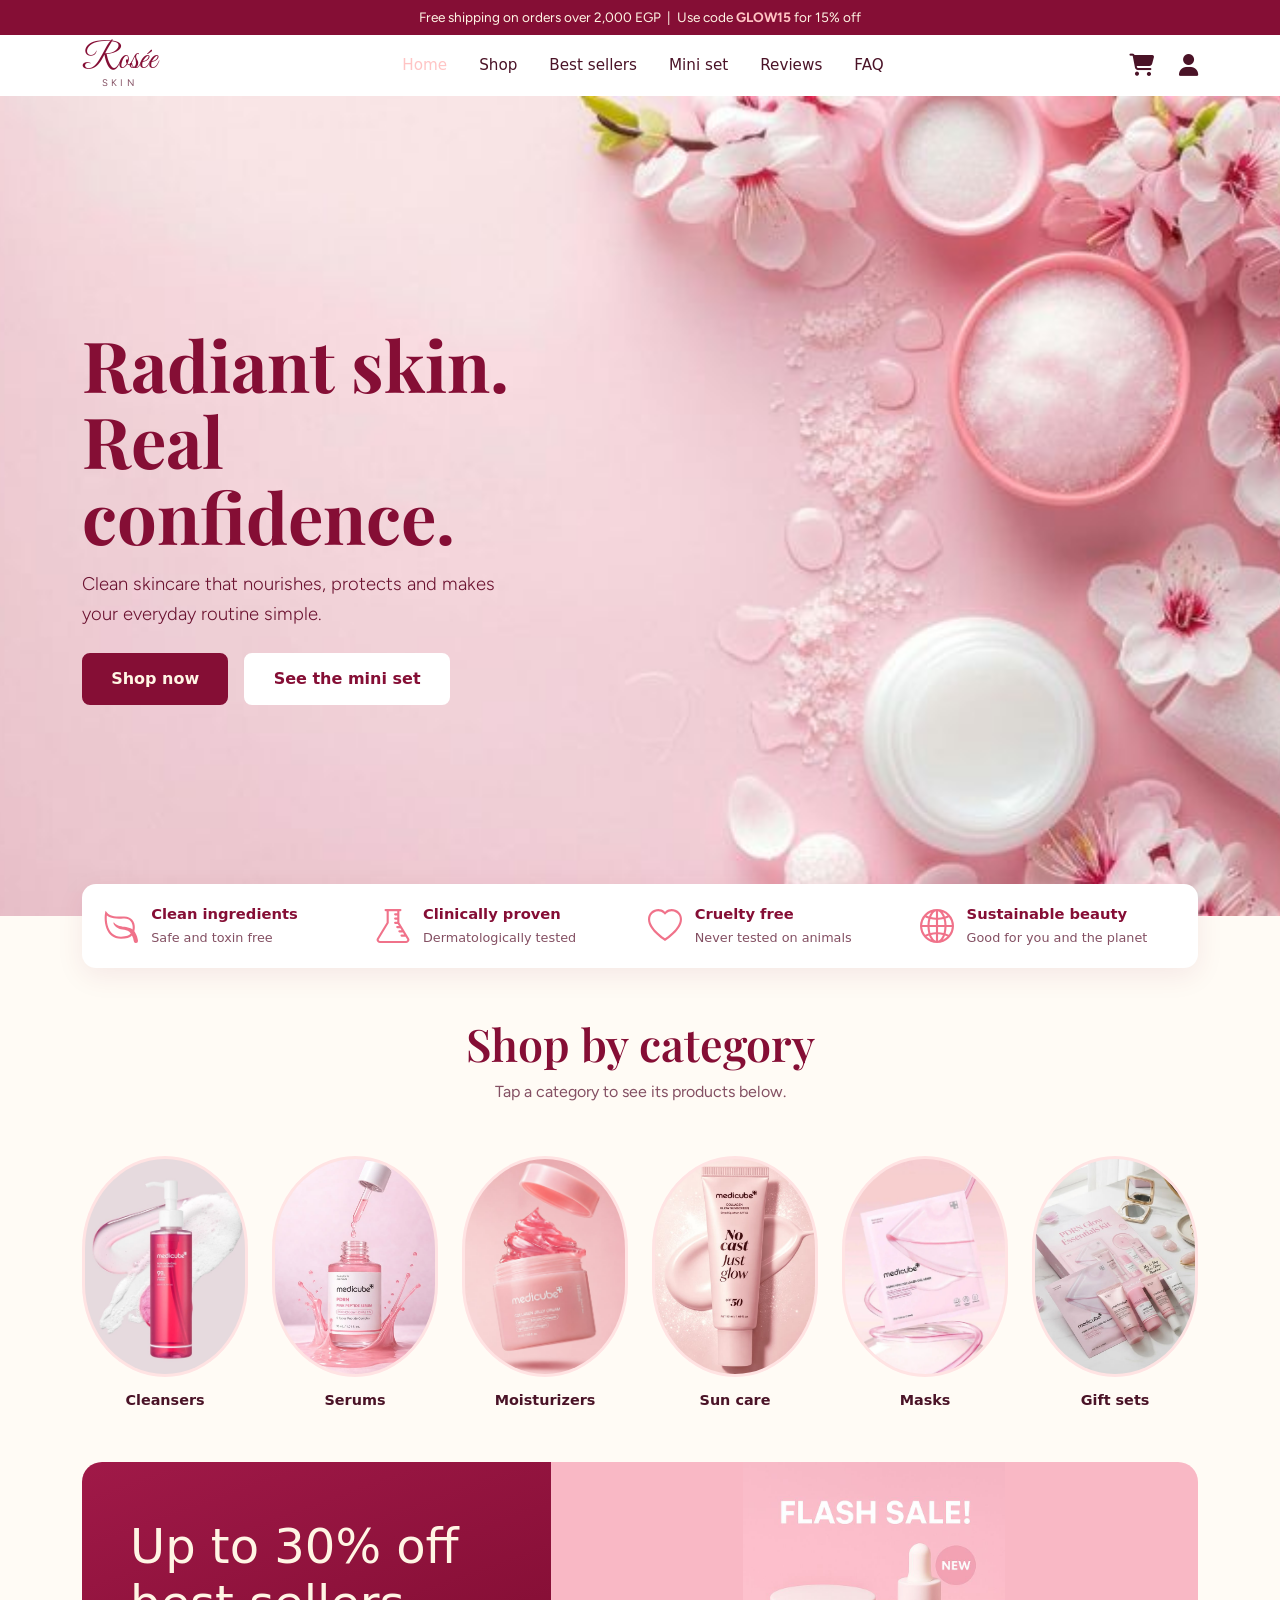
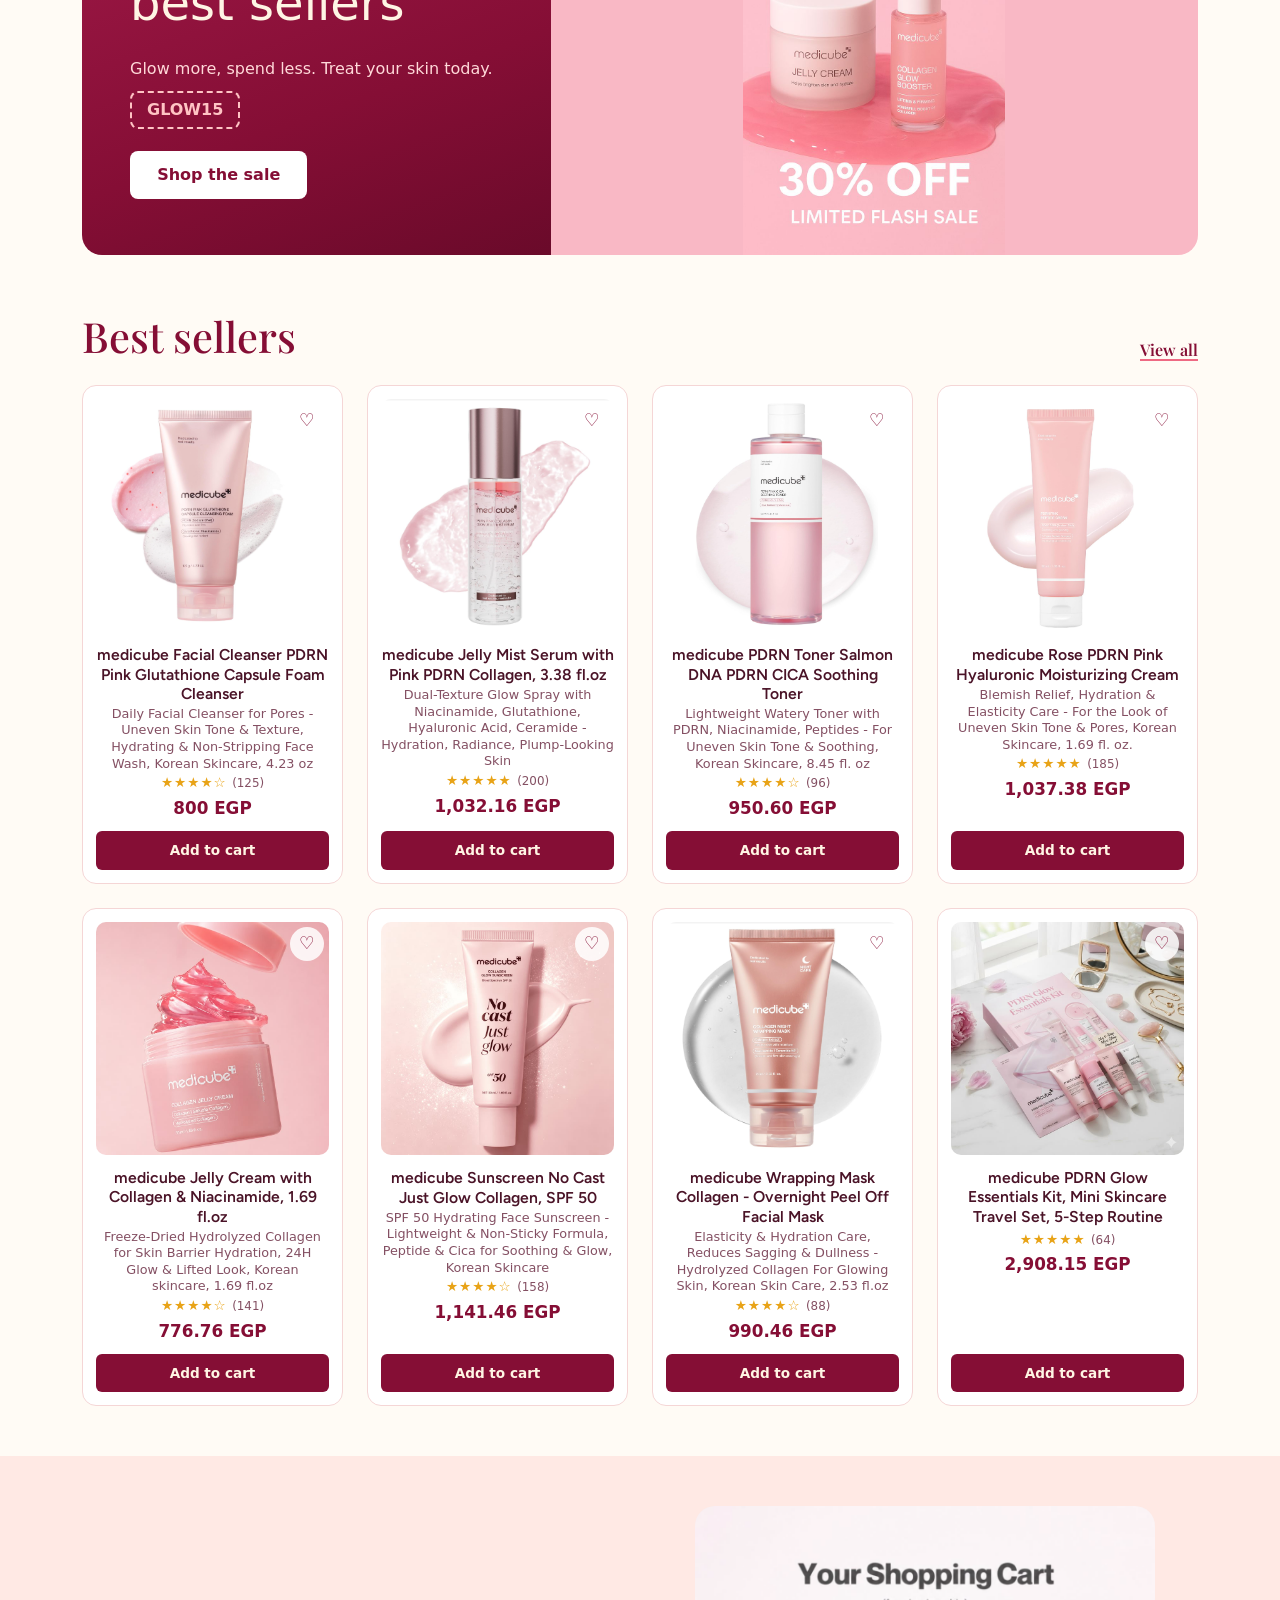
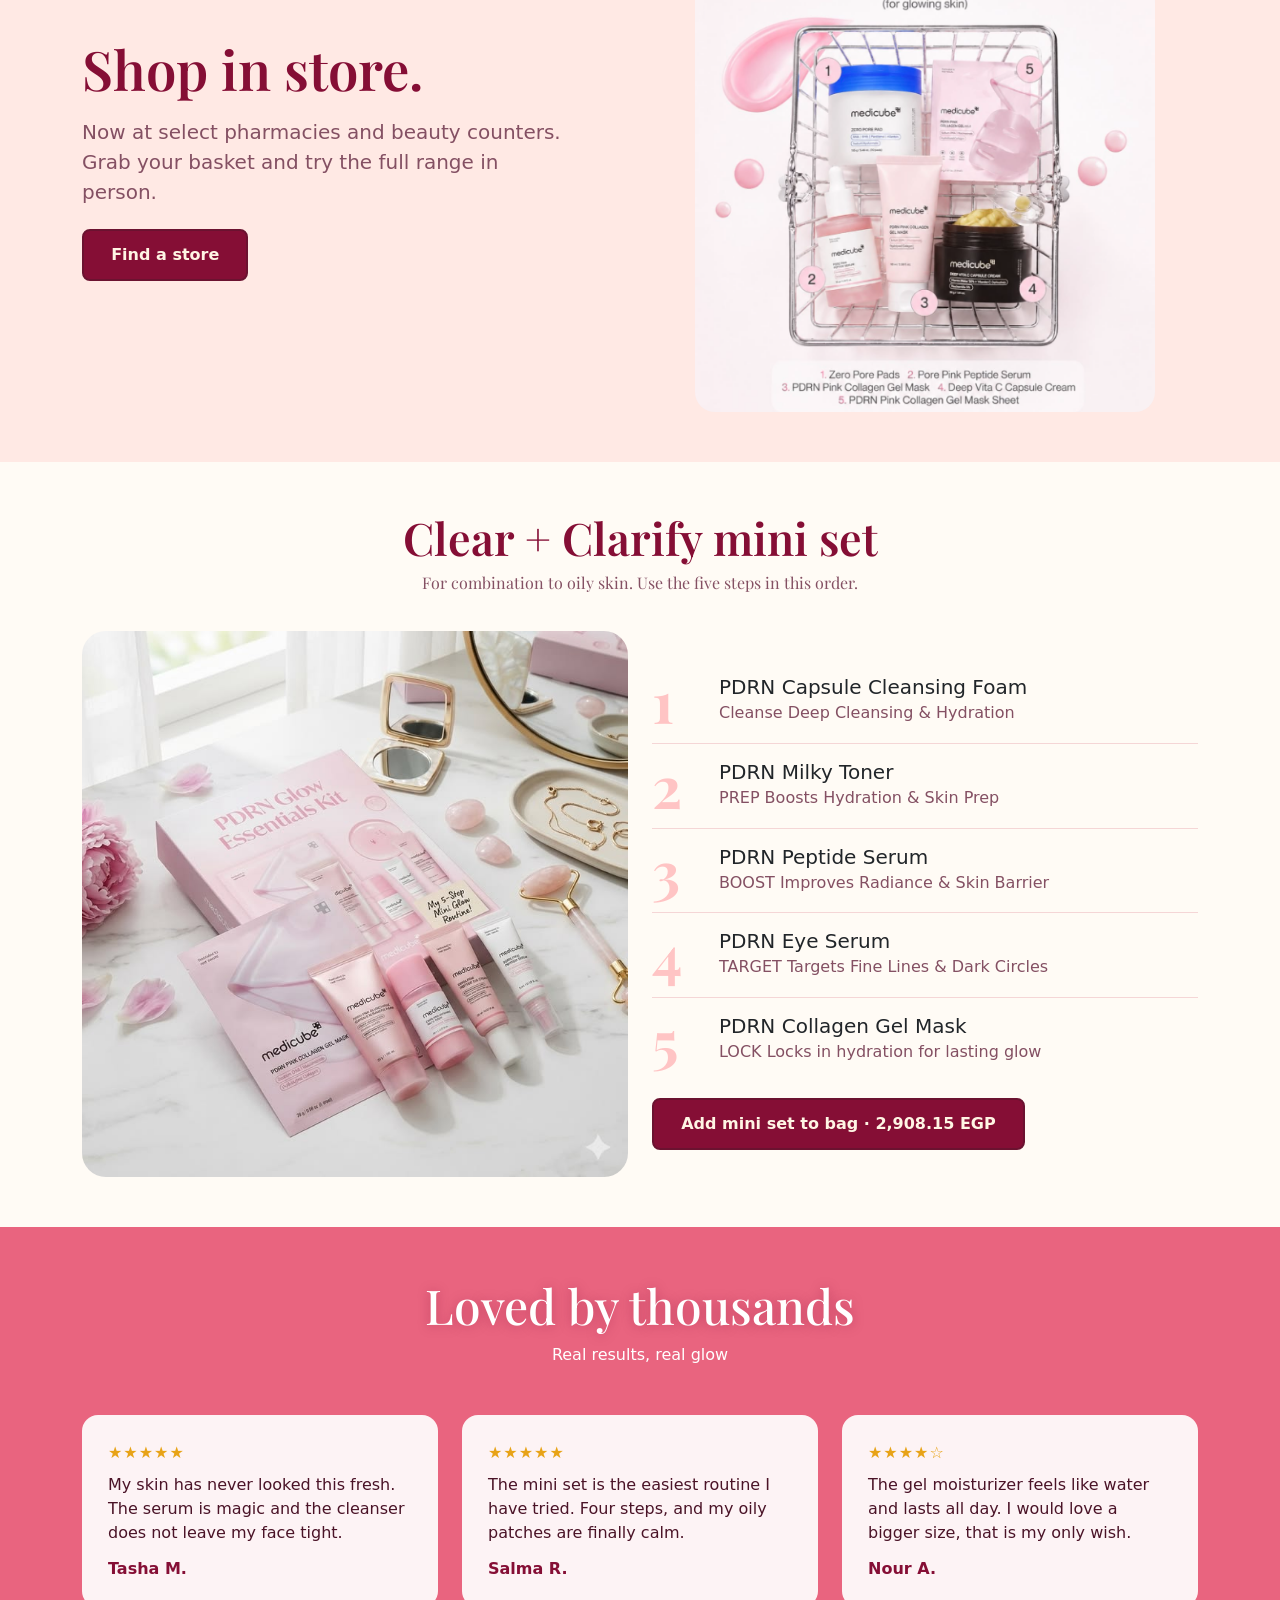
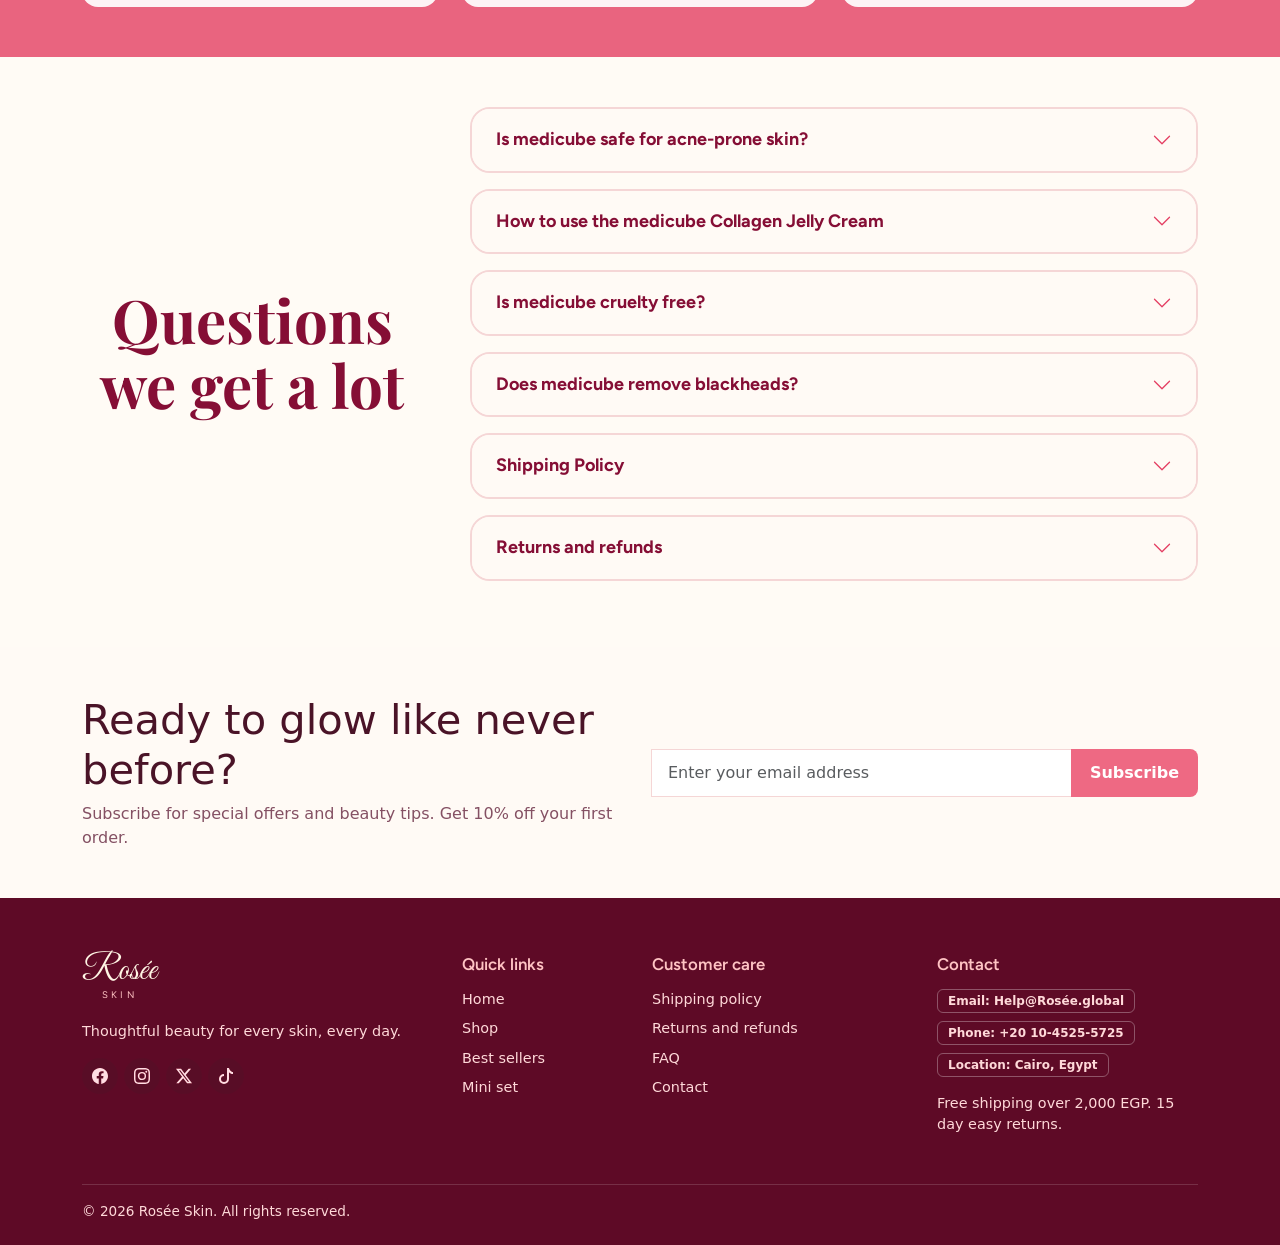
<file: project/index.html>
<!doctype html>
<html lang="en">
  <head>
    <meta charset="UTF-8" />
    <meta name="viewport" content="width=device-width, initial-scale=1.0" />
    <title>Rosée Skin – Radiant skin, real confidence</title>
    <link
      href="https://cdn.jsdelivr.net/npm/bootstrap@5.3.8/dist/css/bootstrap.min.css"
      rel="stylesheet"
      integrity="sha384-sRIl4kxILFvY47J16cr9ZwB07vP4J8+LH7qKQnuqkuIAvNWLzeN8tE5YBujZqJLB"
      crossorigin="anonymous"
    />
    <link rel="stylesheet" href="style.css" />
    <link
      rel="stylesheet"
      href="https://cdnjs.cloudflare.com/ajax/libs/font-awesome/6.5.2/css/all.min.css"
    />
    <script
      src="https://cdn.jsdelivr.net/npm/bootstrap@5.3.8/dist/js/bootstrap.bundle.min.js"
      integrity="sha384-FKyoEForCGlyvwx9Hj09JcYn3nv7wiPVlz7YYwJrWVcXK/BmnVDxM+D2scQbITxI"
      crossorigin="anonymous"
    ></script>
  </head>
  <body>
    <div class="announce">
      Free shipping on orders over 2,000 EGP &nbsp;|&nbsp; Use code
      <b>GLOW15</b> for 15% off
    </div>
    <nav class="navbar navbar-expand-lg sticky-top">
      <div class="container">
        <a class="logo" href="./index.html">Rosée<small>SKIN</small></a>

        <button
          class="navbar-toggler order-lg-3"
          type="button"
          data-bs-toggle="collapse"
          data-bs-target="#menu"
          aria-controls="menu"
          aria-expanded="false"
          aria-label="Toggle menu"
        >
          <span class="navbar-toggler-icon"></span>
        </button>

        <div
          class="collapse navbar-collapse navbar-nav mx-auto gap-lg-3 order-lg-2"
          id="menu"
        >
          <a class="nav-link active" href="./index.html">Home</a>
          <a class="nav-link" href="index.html#categories">Shop</a>
          <a class="nav-link" href="index.html#bestsellers">Best sellers</a>
          <a class="nav-link" href="index.html#miniset">Mini set</a>
          <a class="nav-link" href="index.html#reviews">Reviews</a>
          <a class="nav-link" href="#faq">FAQ</a>
        </div>

        <div class="icons order-lg-4">
          <a
            href="#"
            class="fas fa-shopping-cart cart-icon"
            data-bs-toggle="offcanvas"
            data-bs-target="#bag"
            aria-controls="bag"
          >
            <span class="cart-count d-none" id="cartCount">0</span>
          </a>
          <a
            href="../project/sign-up.html"
            class="fas fa-user"
            id="loginLink"
          ></a>

          <div class="dropdown d-none" id="userMenu">
            <a
              href="#"
              class="fas fa-user"
              data-bs-toggle="dropdown"
              aria-expanded="false"
            ></a>
            <ul class="dropdown-menu dropdown-menu-end user-dropdown">
              <li><a class="dropdown-item" href="#">My profile</a></li>
              <li><a class="dropdown-item" href="#">My orders</a></li>
              <li><a class="dropdown-item" href="#">Wishlist</a></li>
              <li><hr class="dropdown-divider" /></li>
              <li>
                <a
                  class="dropdown-item"
                  href="javascript:void(0)"
                  onclick="signOut()"
                  >Sign out</a
                >
              </li>
            </ul>
          </div>
        </div>
      </div>
    </nav>
    <div
      class="offcanvas offcanvas-end"
      tabindex="-1"
      id="bag"
      aria-labelledby="bagTitle"
    >
      <div class="offcanvas-header">
        <h2 class="offcanvas-title h4" id="bagTitle">Your bag</h2>
        <button
          type="button"
          class="btn-close"
          data-bs-dismiss="offcanvas"
          aria-label="Close"
        ></button>
      </div>
      <div class="offcanvas-body d-flex flex-column">
        <div id="bagLines" class="flex-grow-1">
          <p class="text-soft small mb-0">
            Your bag is empty. Add a product to start.
          </p>
        </div>
        <div class="promo mt-3">
          <div class="input-group">
            <input
              id="promo"
              class="form-control"
              placeholder="Promo code"
              aria-label="Promo code"
            /><button
              class="btn btn-rose"
              id="applyPromo"
              type="button"
              onclick="applyDiscount()"
            >
              Apply
            </button>
          </div>
          <div
            class="small mt-1 text-soft"
            id="promoMsg"
            aria-live="polite"
          ></div>
        </div>
        <div class="d-flex justify-content-between mt-3">
          <span>Subtotal</span><span id="sub">0.00 EGP</span>
        </div>
        <div
          class="d-flex justify-content-between text-soft small d-none"
          id="discRow"
        >
          <span>Discount (30%)</span><span id="disc">-0.00 EGP</span>
        </div>
        <div class="d-flex justify-content-between fw-semibold fs-5 mt-1">
          <span>Total</span><span id="total">0.00 EGP</span>
        </div>
        <div class="small text-soft mt-1" id="ship"></div>
        <button
            class="btn btn-rose w-100 mt-3"
            id="checkout"
            onclick="goToCheckout()"
          >
            Checkout
          </button>
      </div>
    </div>

    <div class="toast-container position-fixed bottom-0 end-0 p-3">
      <div
        id="loginToast"
        class="toast"
        role="alert"
        aria-live="assertive"
        aria-atomic="true"
      >
        <div class="toast-header">
          <strong class="me-auto">Rosée Skin</strong>
          <button
            type="button"
            class="btn-close"
            data-bs-dismiss="toast"
            aria-label="Close"
          ></button>
        </div>
        <div class="toast-body">
          Please login or sign up first to add items to your bag.
          <div class="mt-2 pt-2 border-top d-flex gap-2">
            <a href="login.html" class="btn btn-rose btn-sm">Login</a>
            <a href="sign-up.html" class="btn btn-outline-secondary btn-sm"
              >Sign up</a
            >
          </div>
        </div>
      </div>
    </div>

    <header class="hero" id="home">
      <img
        src="../photos/background.jpg"
        class="hero-img"
        alt="Skincare products"
      />

      <div class="container">
        <div class="row align-items-center hero-content">
          <div class="col-lg-5 col-md-6">
            <h1>Radiant skin. Real confidence.</h1>

            <p class="lead mt-3">
              Clean skincare that nourishes, protects and makes your everyday
              routine simple.
            </p>

            <div class="d-flex flex-wrap gap-3 mt-4">
              <a href="#bestsellers" class="btn btn-rose">Shop now</a>
              <a href="#miniset" class="btn btn-soft">See the mini set</a>
            </div>
          </div>
        </div>
      </div>
    </header>
    <section class="trust">
      <div class="container">
        <div class="trust-card">
          <div class="row g-3">
            <div class="col-12 col-lg-3">
              <div class="trust-item">
                <img src="../photos/leaf.svg" alt="Clean ingredients" />
                <div>
                  <strong>Clean ingredients</strong>
                  <span>Safe and toxin free</span>
                </div>
              </div>
            </div>

            <div class="col-12 col-lg-3">
              <div class="trust-item">
                <img src="../photos/flask.svg" alt="Clinically proven" />
                <div>
                  <strong>Clinically proven</strong>
                  <span>Dermatologically tested</span>
                </div>
              </div>
            </div>

            <div class="col-12 col-lg-3">
              <div class="trust-item">
                <img src="../photos/heart.svg" alt="Cruelty free" />
                <div>
                  <strong>Cruelty free</strong>
                  <span>Never tested on animals</span>
                </div>
              </div>
            </div>

            <div class="col-12 col-lg-3">
              <div class="trust-item">
                <img src="../photos/globe2.svg" alt="Sustainable beauty" />
                <div>
                  <strong>Sustainable beauty</strong>
                  <span>Good for you and the planet</span>
                </div>
              </div>
            </div>
          </div>
        </div>
      </div>
    </section>
    <section class="section" id="categories">
      <div class="container">
        <div class="center-head">
          <h2>Shop by category</h2>
          <p>Tap a category to see its products below.</p>
        </div>
        <div class="row g-3 g-lg-4 justify-content-center">
          <div class="col-4 col-md-2">
            <a class="cat" href="#f-cleanser">
              <span class="oval">
                <img src="../photos/Medicube.jpg" alt="Cleansers" />
                <video
                  src="../videos/video1.mp4"
                  muted
                  loop
                  autoplay
                  playsinline
                ></video>
              </span>
              <span class="cat-name">Cleansers</span>
            </a>
          </div>
          <div class="col-4 col-md-2">
            <a class="cat" href="#f-serum">
              <span class="oval">
                <img src="../photos/serum.jpg" alt="Serums" />
                <video
                  src="../videos/video2.mp4"
                  muted
                  loop
                  autoplay
                  playsinline
                ></video>
              </span>
              <span class="cat-name">Serums</span>
            </a>
          </div>
          <div class="col-4 col-md-2">
            <a class="cat" href="#f-moisturizer">
              <span class="oval">
                <img
                  src="../photos/Medicube Collagen Jelly Cream Crema Viso con Collagene Idrolizzato, Effetto Idratazione &amp; Glow.jpg"
                  alt="Moisturizers"
                />
                <video
                  src="../videos/video3.mp4"
                  muted
                  loop
                  autoplay
                  playsinline
                ></video>
              </span>
              <span class="cat-name">Moisturizers</span>
            </a>
          </div>
          <div class="col-4 col-md-2">
            <a class="cat" href="#f-sun">
              <span class="oval">
                <img
                  src="../photos/Medicube Collagen Glow Sunscreen SPF 50, Just Glow No Cast Facial Sun Lotion, Soothing &amp; Hydrating Sunscreen With Centella Asiatica, Anti-Photoaging Korean Sun Care.jpg"
                  alt="Sun care"
                />
                <video
                  src="../videos/video4.mp4"
                  muted
                  loop
                  autoplay
                  playsinline
                ></video>
              </span>
              <span class="cat-name">Sun care</span>
            </a>
          </div>
          <div class="col-4 col-md-2">
            <a class="cat" href="#f-mask">
              <span class="oval">
                <img
                  src="../photos/MEDICUBE PDRN PINK COLLAGEN GEL MASK - SALMON DNA &amp; OVERNIGHT.jpg"
                  alt="Masks"
                />
                <video
                  src="../videos/video5.mp4"
                  muted
                  loop
                  autoplay
                  playsinline
                ></video>
              </span>
              <span class="cat-name">Masks</span>
            </a>
          </div>
          <div class="col-4 col-md-2">
            <a class="cat" href="#f-sets">
              <span class="oval">
                <img
                  src="../photos/Medicube PDRN Glow Essentials Kit, Mini Skincare Travel Set, 5-Step Routine.jpg"
                  alt="Gift sets"
                />
                <video
                  src="../videos/video6.mp4"
                  muted
                  loop
                  autoplay
                  playsinline
                ></video>
              </span>
              <span class="cat-name">Gift sets</span>
            </a>
          </div>
        </div>
      </div>
    </section>
    <section class="sale-section">
      <div class="container">
        <div class="sale">
          <div class="sale-text">
            <h2>Up to 30% off best sellers</h2>
            <p>Glow more, spend less. Treat your skin today.</p>
            <span class="code">GLOW15</span>
            <a href="#bestsellers" class="btn btn-soft">Shop the sale</a>
          </div>
          <div class="sale-img">
            <img
              src="../photos/Medicube Jelly Cream + NEW Collagen Glow Booster – Flash Sale! 💖✨.jpg"
              alt="Skincare products with flower petals"
            />
          </div>
        </div>
      </div>
    </section>

    <section class="section products" id="bestsellers">
      <div class="container">
        <!-- filter anchors: a category link jumps here and :target applies the filter -->
        <span id="f-all" class="f-anchor"></span>
        <span id="f-cleanser" class="f-anchor"></span>
        <span id="f-serum" class="f-anchor"></span>
        <span id="f-moisturizer" class="f-anchor"></span>
        <span id="f-sun" class="f-anchor"></span>
        <span id="f-mask" class="f-anchor"></span>
        <span id="f-sets" class="f-anchor"></span>
        <div class="products-head">
          <h2>
            <span class="t-all">Best sellers</span>
            <span class="t-cat t-cleanser">Cleansers</span>
            <span class="t-cat t-serum">Serums</span>
            <span class="t-cat t-moisturizer">Moisturizers</span>
            <span class="t-cat t-sun">Sun care</span>
            <span class="t-cat t-mask">Masks</span>
            <span class="t-cat t-sets">Gift sets</span>
          </h2>
          <a href="#f-all" class="view-all">View all</a>
        </div>
        <div class="row g-3 g-lg-4 justify-content-center">
          <div class="col-6 col-lg-3 product-col" data-cat="cleanser">
            <article class="product" id="cleanser">
              <input type="checkbox" class="heart-check" id="heart-1" />
              <label
                class="heart"
                for="heart-1"
                aria-label="Save Oil Control Face Wash"
              ></label>
              <div class="pic">
                <img
                  src="../photos/medicube Zero Pore Clearing Capsule Cleansing Foam.jpg"
                  alt="Oil Control Face Wash"
                />
              </div>
              <h3>
                medicube Facial Cleanser PDRN Pink Glutathione Capsule Foam
                Cleanser
              </h3>
              <div class="sub">
                Daily Facial Cleanser for Pores - Uneven Skin Tone &amp;
                Texture, Hydrating &amp; Non-Stripping Face Wash, Korean
                Skincare, 4.23 oz
              </div>
              <div class="stars" aria-label="4.5 out of 5">
                ★★★★☆ <small>(125)</small>
              </div>
              <div class="price">800 EGP</div>
              <a
                href="javascript:void(0)"
                onclick="
                  addToCart(
                    'medicube Facial Cleanser PDRN Pink Glutathione Capsule Foam Cleanser',
                    800,
                  )
                "
                class="btn-add"
                >Add to cart</a
              >
            </article>
          </div>
          <div class="col-6 col-lg-3 product-col" data-cat="serum">
            <article class="product" id="serum">
              <input type="checkbox" class="heart-check" id="heart-2" />
              <label
                class="heart"
                for="heart-2"
                aria-label="Save Radiance Face Serum"
              ></label>
              <div class="pic">
                <img
                  src="../photos/Radiance Face Serum.png"
                  alt="Radiance Face Serum"
                />
              </div>
              <h3>
                medicube Jelly Mist Serum with Pink PDRN Collagen, 3.38 fl.oz
              </h3>
              <div class="sub">
                Dual-Texture Glow Spray with Niacinamide, Glutathione,
                Hyaluronic Acid, Ceramide - Hydration, Radiance, Plump-Looking
                Skin
              </div>
              <div class="stars" aria-label="5 out of 5">
                ★★★★★ <small>(200)</small>
              </div>
              <div class="price">1,032.16 EGP</div>
              <a
                href="javascript:void(0)"
                onclick="
                  addToCart(
                    'medicube Jelly Mist Serum with Pink PDRN Collagen',
                    1032.16,
                  )
                "
                class="btn-add"
                >Add to cart</a
              >
            </article>
          </div>
          <div class="col-6 col-lg-3 product-col" data-cat="serum">
            <article class="product">
              <input type="checkbox" class="heart-check" id="heart-3" />
              <label
                class="heart"
                for="heart-3"
                aria-label="Save Hydra Toner Mist"
              ></label>
              <div class="pic">
                <img
                  src="../photos/Hydra Toner Mist.png"
                  alt="Hydra Toner Mist"
                />
              </div>
              <h3>medicube PDRN Toner Salmon DNA PDRN CICA Soothing Toner</h3>
              <div class="sub">
                Lightweight Watery Toner with PDRN, Niacinamide, Peptides - For
                Uneven Skin Tone &amp; Soothing, Korean Skincare, 8.45 fl. oz
              </div>
              <div class="stars" aria-label="4.5 out of 5">
                ★★★★☆ <small>(96)</small>
              </div>
              <div class="price">950.60 EGP</div>
              <a
                href="javascript:void(0)"
                onclick="
                  addToCart(
                    'medicube PDRN Toner Salmon DNA PDRN CICA Soothing Toner',
                    950.6,
                  )
                "
                class="btn-add"
                >Add to cart</a
              >
            </article>
          </div>
          <div class="col-6 col-lg-3 product-col" data-cat="moisturizer">
            <article class="product" id="moisturizer">
              <input type="checkbox" class="heart-check" id="heart-4" />
              <label
                class="heart"
                for="heart-4"
                aria-label="Save Dew Boost Gel Moisturizer"
              ></label>
              <div class="pic">
                <img
                  src="../photos/Gel Moisturizer.png"
                  alt="Dew Boost Gel Moisturizer"
                />
              </div>
              <h3>medicube Rose PDRN Pink Hyaluronic Moisturizing Cream</h3>
              <div class="sub">
                Blemish Relief, Hydration &amp; Elasticity Care - For the Look
                of Uneven Skin Tone &amp; Pores, Korean Skincare, 1.69 fl. oz.
              </div>
              <div class="stars" aria-label="5 out of 5">
                ★★★★★ <small>(185)</small>
              </div>
              <div class="price">1,037.38 EGP</div>
              <a
                href="javascript:void(0)"
                onclick="
                  addToCart(
                    'medicube Rose PDRN Pink Hyaluronic Moisturizing Cream',
                    1037.38,
                  )
                "
                class="btn-add"
                >Add to cart</a
              >
            </article>
          </div>
          <div class="col-6 col-lg-3 product-col" data-cat="moisturizer">
            <article class="product">
              <input type="checkbox" class="heart-check" id="heart-5" />
              <label
                class="heart"
                for="heart-5"
                aria-label="Save Barrier Repair Cream"
              ></label>
              <div class="pic">
                <img
                  src="../photos/Medicube Collagen Jelly Cream Crema Viso con Collagene Idrolizzato, Effetto Idratazione &amp; Glow.jpg"
                  alt="Barrier Repair Cream"
                />
              </div>
              <h3>
                medicube Jelly Cream with Collagen &amp; Niacinamide, 1.69
                fl.oz
              </h3>
              <div class="sub">
                Freeze-Dried Hydrolyzed Collagen for Skin Barrier Hydration,
                24H Glow &amp; Lifted Look, Korean skincare, 1.69 fl.oz
              </div>
              <div class="stars" aria-label="4.5 out of 5">
                ★★★★☆ <small>(141)</small>
              </div>
              <div class="price">776.76 EGP</div>
              <a
                href="javascript:void(0)"
                onclick="
                  addToCart(
                    'medicube Jelly Cream with Collagen and Niacinamide',
                    776.76,
                  )
                "
                class="btn-add"
                >Add to cart</a
              >
            </article>
          </div>
          <div class="col-6 col-lg-3 product-col" data-cat="sun">
            <article class="product" id="sun">
              <input type="checkbox" class="heart-check" id="heart-6" />
              <label
                class="heart"
                for="heart-6"
                aria-label="Save Daily Shield SPF 50"
              ></label>
              <div class="pic">
                <img
                  src="../photos/Medicube Collagen Glow Sunscreen SPF 50, Just Glow No Cast Facial Sun Lotion, Soothing &amp; Hydrating Sunscreen With Centella Asiatica, Anti-Photoaging Korean Sun Care.jpg"
                  alt="Daily Shield SPF 50"
                />
              </div>
              <h3>medicube Sunscreen No Cast Just Glow Collagen, SPF 50</h3>
              <div class="sub">
                SPF 50 Hydrating Face Sunscreen - Lightweight &amp; Non-Sticky
                Formula, Peptide &amp; Cica for Soothing &amp; Glow, Korean
                Skincare
              </div>
              <div class="stars" aria-label="4.5 out of 5">
                ★★★★☆ <small>(158)</small>
              </div>
              <div class="price">1,141.46 EGP</div>
              <a
                href="javascript:void(0)"
                onclick="
                  addToCart(
                    'medicube Sunscreen No Cast Just Glow Collagen, SPF 50',
                    1141.46,
                  )
                "
                class="btn-add"
                >Add to cart</a
              >
            </article>
          </div>
          <div class="col-6 col-lg-3 product-col" data-cat="mask">
            <article class="product" id="mask">
              <input type="checkbox" class="heart-check" id="heart-7" />
              <label
                class="heart"
                for="heart-7"
                aria-label="Save Detox Clay Mask"
              ></label>
              <div class="pic">
                <img
                  src="../photos/Detox Clay Mask.png"
                  alt="Detox Clay Mask"
                />
              </div>
              <h3>
                medicube Wrapping Mask Collagen - Overnight Peel Off Facial
                Mask
              </h3>
              <div class="sub">
                Elasticity &amp; Hydration Care, Reduces Sagging &amp;
                Dullness - Hydrolyzed Collagen For Glowing Skin, Korean Skin
                Care, 2.53 fl.oz
              </div>
              <div class="stars" aria-label="4 out of 5">
                ★★★★☆ <small>(88)</small>
              </div>
              <div class="price">990.46 EGP</div>
              <a
                href="javascript:void(0)"
                onclick="addToCart('medicube Wrapping Mask Collagen', 990.46)"
                class="btn-add"
                >Add to cart</a
              >
            </article>
          </div>
          <div class="col-6 col-lg-3 product-col" data-cat="sets">
            <article class="product" id="sets">
              <input type="checkbox" class="heart-check" id="heart-8" />
              <label
                class="heart"
                for="heart-8"
                aria-label="Save Clear + Clarify Mini Set"
              ></label>
              <div class="pic">
                <img
                  src="../photos/Medicube PDRN Glow Essentials Kit, Mini Skincare Travel Set, 5-Step Routine.jpg"
                  alt="Clear + Clarify Mini Set"
                />
              </div>
              <h3>
                medicube PDRN Glow Essentials Kit, Mini Skincare Travel Set,
                5-Step Routine
              </h3>
              <div class="stars" aria-label="5 out of 5">
                ★★★★★ <small>(64)</small>
              </div>
              <div class="price">2,908.15 EGP</div>
              <a
                href="javascript:void(0)"
                onclick="
                  addToCart('medicube PDRN Glow Essentials Kit', 2908.15)
                "
                class="btn-add"
                >Add to cart</a
              >
            </article>
          </div>
        </div>
      </div>
    </section>

    <section class="section band" id="instore">
      <div class="container">
        <div class="row align-items-center g-4">
          <div class="col-md-6 order-2 order-md-1">
            <h2>Shop in store.</h2>
            <p>
              Now at select pharmacies and beauty counters. Grab your basket
              and try the full range in person.
            </p>
            <a href="#contact" class="btn btn-rose">Find a store</a>
          </div>
          <div class="col-md-6 order-1 order-md-2">
            <div class="band-img">
              <img
                src="../photos/shop-cart.png"
                alt="Basket full of skincare products"
              />
            </div>
          </div>
        </div>
      </div>
    </section>

    <section class="section miniset" id="miniset">
      <div class="container">
        <div class="center-head">
          <h2>Clear + Clarify mini set</h2>
          <p>
            For combination to oily skin. Use the five steps in this order.
          </p>
        </div>
        <div class="row g-4 align-items-center">
          <div class="col-lg-6">
            <div class="mini-img">
              <img
                src="../photos/Medicube PDRN Glow Essentials Kit, Mini Skincare Travel Set, 5-Step Routine.jpg"
                alt="Five mini products: cleansing foam, toner, serums and gel mask"
              />
            </div>
          </div>
          <div class="col-lg-6">
            <div class="mstep">
              <div class="n">1</div>
              <div>
                <h3>PDRN Capsule Cleansing Foam</h3>
                <p>Cleanse Deep Cleansing &amp; Hydration</p>
              </div>
            </div>
            <div class="mstep">
              <div class="n">2</div>
              <div>
                <h3>PDRN Milky Toner</h3>
                <p>PREP Boosts Hydration &amp; Skin Prep</p>
              </div>
            </div>
            <div class="mstep">
              <div class="n">3</div>
              <div>
                <h3>PDRN Peptide Serum</h3>
                <p>BOOST Improves Radiance &amp; Skin Barrier</p>
              </div>
            </div>
            <div class="mstep">
              <div class="n">4</div>
              <div>
                <h3>PDRN Eye Serum</h3>
                <p>TARGET Targets Fine Lines &amp; Dark Circles</p>
              </div>
            </div>
            <div class="mstep">
              <div class="n">5</div>
              <div>
                <h3>PDRN Collagen Gel Mask</h3>
                <p>LOCK Locks in hydration for lasting glow</p>
              </div>
            </div>
            <a
              href="javascript:void(0)"
              onclick="addToCart('Mini Set', 2908.15)"
              class="btn btn-rose mt-3"
              id="miniSet"
              >Add mini set to bag · 2,908.15 EGP</a
            >
          </div>
        </div>
      </div>
    </section>

    <section class="loved" id="reviews">
      <div class="container">
        <div class="loved-head">
          <h2>Loved by thousands</h2>
          <div class="loved-sub">Real results, real glow</div>
        </div>
        <div class="row g-4">
          <div class="col-md-4">
            <div class="review">
              <div class="stars" aria-label="5 out of 5 stars">★★★★★</div>
              <p>
                My skin has never looked this fresh. The serum is magic and
                the cleanser does not leave my face tight.
              </p>
              <div class="who">Tasha M.</div>
            </div>
          </div>
          <div class="col-md-4">
            <div class="review">
              <div class="stars" aria-label="5 out of 5 stars">★★★★★</div>
              <p>
                The mini set is the easiest routine I have tried. Four steps,
                and my oily patches are finally calm.
              </p>
              <div class="who">Salma R.</div>
            </div>
          </div>
          <div class="col-md-4">
            <div class="review">
              <div class="stars" aria-label="4 out of 5 stars">★★★★☆</div>
              <p>
                The gel moisturizer feels like water and lasts all day. I
                would love a bigger size, that is my only wish.
              </p>
              <div class="who">Nour A.</div>
            </div>
          </div>
        </div>
      </div>
    </section>

    <section class="section pt-0" id="faq">
      <div class="container">
        <div class="row g-5">
          <div class="col-lg-4"><h2>Questions we get a lot</h2></div>
          <div class="col-lg-8">
            <div class="accordion" id="faqs">
              <div class="accordion-item">
                <h3 class="accordion-header">
                  <button
                    class="accordion-button collapsed"
                    type="button"
                    data-bs-toggle="collapse"
                    data-bs-target="#q1"
                    aria-expanded="false"
                    aria-controls="q1"
                  >
                    Is medicube safe for acne-prone skin?
                  </button>
                </h3>
                <div
                  id="q1"
                  class="accordion-collapse collapse"
                  data-bs-parent="#faqs"
                >
                  <div class="accordion-body">
                    Most medicube skincare products are dermatologist-tested
                    and formulated for sensitive and acne-prone skin. The Zero
                    Pore Pads use BHA (salicylic acid) which is specifically
                    effective for acne and blackheads. The Super Cica Daily
                    Quick Mask uses centella asiatica to calm inflammation.
                  </div>
                </div>
              </div>

              <div class="accordion-item">
                <h3 class="accordion-header">
                  <button
                    class="accordion-button collapsed"
                    type="button"
                    data-bs-toggle="collapse"
                    data-bs-target="#q2"
                    aria-expanded="false"
                    aria-controls="q2"
                  >
                    How to use the medicube Collagen Jelly Cream
                  </button>
                </h3>
                <div
                  id="q2"
                  class="accordion-collapse collapse"
                  data-bs-parent="#faqs"
                >
                  <div class="accordion-body">
                    Apply a small amount to clean skin as the last step in
                    your routine. The Collagen Jelly Cream works as a
                    moisturiser and occlusive — it seals in the layers
                    underneath while delivering hydrolysed collagen and
                    peptides. Use morning or night, or both. It pairs well
                    with the AGE-R Booster Gel Serum when using the Booster
                    Pro device.
                  </div>
                </div>
              </div>

              <div class="accordion-item">
                <h3 class="accordion-header">
                  <button
                    class="accordion-button collapsed"
                    type="button"
                    data-bs-toggle="collapse"
                    data-bs-target="#q3"
                    aria-expanded="false"
                    aria-controls="q3"
                  >
                    Is medicube cruelty free?
                  </button>
                </h3>
                <div
                  id="q3"
                  class="accordion-collapse collapse"
                  data-bs-parent="#faqs"
                >
                  <div class="accordion-body">
                    medicube products are not tested on animals. Check
                    individual product packaging for specific cruelty-free
                    certifications.
                  </div>
                </div>
              </div>

              <div class="accordion-item">
                <h3 class="accordion-header">
                  <button
                    class="accordion-button collapsed"
                    type="button"
                    data-bs-toggle="collapse"
                    data-bs-target="#q4"
                    aria-expanded="false"
                    aria-controls="q4"
                  >
                    Does medicube remove blackheads?
                  </button>
                </h3>
                <div
                  id="q4"
                  class="accordion-collapse collapse"
                  data-bs-parent="#faqs"
                >
                  <div class="accordion-body">
                    The medicube Zero Pore Pads 2.0 contain BHA and AHA to
                    clear pores and reduce blackheads with regular use. The
                    Booster Pro's Air Shot mode also helps with pore care by
                    improving product penetration.
                  </div>
                </div>
              </div>
              <div class="accordion-item" id="shipping-policy">
                <h3 class="accordion-header">
                  <button
                    class="accordion-button collapsed"
                    type="button"
                    data-bs-toggle="collapse"
                    data-bs-target="#q5"
                    aria-expanded="false"
                    aria-controls="q5"
                  >
                    Shipping Policy
                  </button>
                </h3>
                <div
                  id="q5"
                  class="accordion-collapse collapse"
                  data-bs-parent="#faqs"
                >
                  <div class="accordion-body">
                    We carefully pack every order to make sure your skincare
                    arrives safely and in perfect condition.
                    <ul class="ps-3 mb-0">
                      <li>Orders are processed within 1–2 business days.</li>
                      <li>Delivery usually takes 2–5 business days.</li>
                      <li>
                        Free shipping is available on orders over 2,000 EGP.
                      </li>
                      <li>
                        You will receive your order details and delivery
                        updates after your order is confirmed.
                      </li>
                      <li>
                        All orders are shipped directly to the address
                        provided at checkout.
                      </li>
                    </ul>
                  </div>
                </div>
              </div>
              <div class="accordion-item" id="Returns-and-refunds">
                <h3 class="accordion-header">
                  <button
                    class="accordion-button collapsed"
                    type="button"
                    data-bs-toggle="collapse"
                    data-bs-target="#q6"
                    aria-expanded="false"
                    aria-controls="q6"
                  >
                    Returns and refunds
                  </button>
                </h3>
                <div
                  id="q6"
                  class="accordion-collapse collapse"
                  data-bs-parent="#faqs"
                >
                  <div class="accordion-body">
                    <h5>satisfaction matters to us.<br /></h5>
                    <span>
                      If your order arrives damaged, incorrect, or incomplete,
                      please contact us within 15 days of receiving your
                      order.
                    </span>
                    <ul class="ps-3 mb-0">
                      <li>
                        Products must be unused and unopened to be eligible
                        for a return.
                      </li>
                      <li>
                        Damaged or incorrect items can be replaced or
                        refunded.
                      </li>
                      <li>
                        Please provide your order number and photos of the
                        product when contacting us.
                      </li>
                      <li>
                        Refunds are processed after the returned item has been
                        inspected.
                      </li>
                      <li>
                        Opened or used skincare products cannot be returned
                        for hygiene and safety reasons.
                      </li>
                    </ul>
                  </div>
                </div>
              </div>
            </div>
          </div>
        </div>
      </div>
    </section>

    <section class="join" id="contact">
      <div class="container">
        <div class="row align-items-center g-4">
          <div class="col-lg-6">
            <h2>Ready to glow like never before?</h2>
            <p>
              Subscribe for special offers and beauty tips. Get 10% off your
              first order.
            </p>
          </div>
          <div class="col-lg-6">
            <form class="input-group news" action="#" method="post">
              <label for="email" class="visually-hidden">Email address</label>
              <input
                id="email"
                name="email"
                type="email"
                class="form-control"
                placeholder="Enter your email address"
                required
              />
              <button class="btn" type="submit">Subscribe</button>
            </form>
          </div>
        </div>
      </div>
    </section>

    <footer>
      <div class="container">
        <div class="row g-4">
          <div class="col-lg-4">
            <a class="logo" href="#home">Rosée<small>SKIN</small></a>

            <p>Thoughtful beauty for every skin, every day.</p>

            <div class="socials">
              <a
                class="soc"
                href="https://www.facebook.com/"
                aria-label="Facebook"
              >
                <img src="../photos/facebook.svg" alt="Facebook" />
              </a>
              <a
                class="soc"
                href="https://www.instagram.com/"
                aria-label="Instagram"
              >
                <img src="../photos/instagram.svg" alt="Instagram" />
              </a>
              <a class="soc" href="https://x.com/" aria-label="X">
                <img src="../photos/twitter-x.svg" alt="X" />
              </a>
              <a
                class="soc"
                href="https://www.tiktok.com/"
                aria-label="TikTok"
              >
                <img src="../photos/tiktok.svg" alt="TikTok" />
              </a>
            </div>
          </div>

          <div class="col-6 col-lg-2">
            <h4>Quick links</h4>
            <div class="footer-links">
              <a href="#home">Home</a>
              <a href="#categories">Shop</a>
              <a href="#bestsellers">Best sellers</a>
              <a href="#miniset">Mini set</a>
            </div>
          </div>

          <div class="col-6 col-lg-3">
            <h4>Customer care</h4>
            <div class="footer-links">
              <a href="#faq"> Shipping policy </a>
              <a href="#faq">Returns and refunds</a>
              <a href="#faq">FAQ</a>
              <a href="../project/contact.html">Contact</a>
            </div>
          </div>

          <div class="col-lg-3">
            <h4>Contact</h4>
            <div class="pay">
              <span>Email: Help@Rosée.global</span>
              <span>Phone: +20 10-4525-5725</span>
              <span>Location: Cairo, Egypt</span>
            </div>
            <p>Free shipping over 2,000 EGP. 15 day easy returns.</p>
          </div>
        </div>
        <div class="footer-bottom">
          &copy; 2026 Rosée Skin. All rights reserved.
        </div>
      </div>
    </footer>
    <script src="./index.js"></script>
  </body>
</html>
</file>
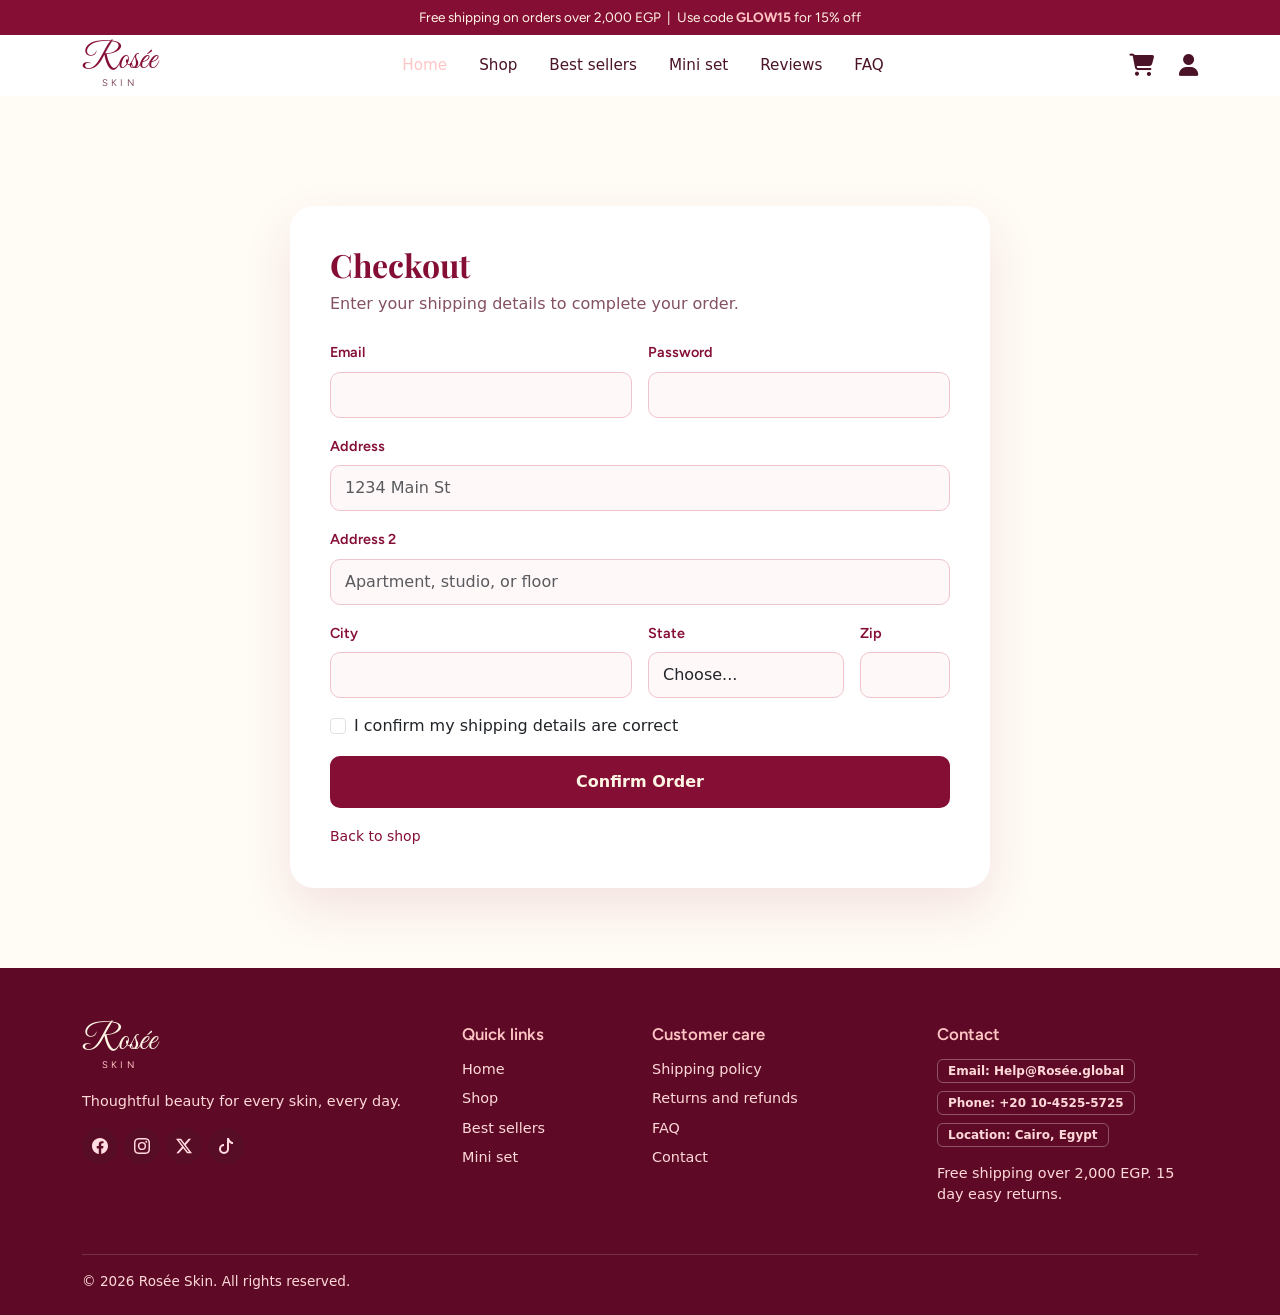
<file: project/checkout.html>
<!doctype html>
<html lang="en">
  <head>
    <meta charset="UTF-8" />
    <meta name="viewport" content="width=device-width, initial-scale=1.0" />
    <title>Rosée Skin – checkout</title>
    <link
      href="https://cdn.jsdelivr.net/npm/bootstrap@5.3.8/dist/css/bootstrap.min.css"
      rel="stylesheet"
      integrity="sha384-sRIl4kxILFvY47J16cr9ZwB07vP4J8+LH7qKQnuqkuIAvNWLzeN8tE5YBujZqJLB"
      crossorigin="anonymous"
    />
    <link rel="stylesheet" href="style.css" />
    <link
      rel="stylesheet"
      href="https://cdnjs.cloudflare.com/ajax/libs/font-awesome/6.5.2/css/all.min.css"
    />
    <script
      src="https://cdn.jsdelivr.net/npm/bootstrap@5.3.8/dist/js/bootstrap.bundle.min.js"
      integrity="sha384-FKyoEForCGlyvwx9Hj09JcYn3nv7wiPVlz7YYwJrWVcXK/BmnVDxM+D2scQbITxI"
      crossorigin="anonymous"
    ></script>
  </head>

  <body>
    <div class="announce">
      Free shipping on orders over 2,000 EGP &nbsp;|&nbsp; Use code
      <b>GLOW15</b> for 15% off
    </div>
    <nav class="navbar navbar-expand-lg sticky-top">
      <div class="container">
        <a class="logo" href="./index.html">Rosée<small>SKIN</small></a>

        <button
          class="navbar-toggler order-lg-3"
          type="button"
          data-bs-toggle="collapse"
          data-bs-target="#menu"
          aria-controls="menu"
          aria-expanded="false"
          aria-label="Toggle menu"
        >
          <span class="navbar-toggler-icon"></span>
        </button>

        <div
          class="collapse navbar-collapse navbar-nav mx-auto gap-lg-3 order-lg-2"
          id="menu"
        >
          <a class="nav-link active" href="./index.html">Home</a>
          <a class="nav-link" href="index.html#categories">Shop</a>
          <a class="nav-link" href="index.html#bestsellers">Best sellers</a>
          <a class="nav-link" href="index.html#miniset">Mini set</a>
          <a class="nav-link" href="index.html#reviews">Reviews</a>
          <a class="nav-link" href="#faq">FAQ</a>
        </div>

        <div class="icons order-lg-4">
          <a
            href="#"
            class="fas fa-shopping-cart cart-icon"
            data-bs-toggle="offcanvas"
            data-bs-target="#bag"
            aria-controls="bag"
          >
            <span class="cart-count d-none" id="cartCount">0</span>
          </a>
          <a
            href="../project/sign-up.html"
            class="fas fa-user"
            id="loginLink"
          ></a>

          <div class="dropdown d-none" id="userMenu">
            <a
              href="#"
              class="fas fa-user"
              data-bs-toggle="dropdown"
              aria-expanded="false"
            ></a>
            <ul class="dropdown-menu dropdown-menu-end user-dropdown">
              <li><a class="dropdown-item" href="#">My profile</a></li>
              <li><a class="dropdown-item" href="#">My orders</a></li>
              <li><a class="dropdown-item" href="#">Wishlist</a></li>
              <li><hr class="dropdown-divider" /></li>
              <li>
                <a
                  class="dropdown-item"
                  href="javascript:void(0)"
                  onclick="signOut()"
                  >Sign out</a
                >
              </li>
            </ul>
          </div>
        </div>
      </div>
    </nav>
    <div
      class="offcanvas offcanvas-end"
      tabindex="-1"
      id="bag"
      aria-labelledby="bagTitle"
    >
      <div class="offcanvas-header">
        <h2 class="offcanvas-title h4" id="bagTitle">Your bag</h2>
        <button
          type="button"
          class="btn-close"
          data-bs-dismiss="offcanvas"
          aria-label="Close"
        ></button>
      </div>
      <div class="offcanvas-body d-flex flex-column">
        <div id="bagLines" class="flex-grow-1">
          <p class="text-soft small mb-0">
            Your bag is empty. Add a product to start.
          </p>
        </div>
        <div class="promo mt-3">
          <div class="input-group">
            <input
              id="promo"
              class="form-control"
              placeholder="Promo code"
              aria-label="Promo code"
            /><button
              class="btn btn-rose"
              id="applyPromo"
              type="button"
              onclick="applyDiscount()"
            >
              Apply
            </button>
          </div>
          <div
            class="small mt-1 text-soft"
            id="promoMsg"
            aria-live="polite"
          ></div>
        </div>
        <div class="d-flex justify-content-between mt-3">
          <span>Subtotal</span><span id="sub">0.00 EGP</span>
        </div>
        <div
          class="d-flex justify-content-between text-soft small d-none"
          id="discRow"
        >
          <span>Discount (30%)</span><span id="disc">-0.00 EGP</span>
        </div>
        <div class="d-flex justify-content-between fw-semibold fs-5 mt-1">
          <span>Total</span><span id="total">0.00 EGP</span>
        </div>
        <div class="small text-soft mt-1" id="ship"></div>
        <button
          class="btn btn-rose w-100 mt-3"
          id="checkout"
          onclick="goToCheckout()"
        >
          Checkout
        </button>
      </div>
    </div>

    <div class="toast-container position-fixed bottom-0 end-0 p-3">
      <div
        id="loginToast"
        class="toast"
        role="alert"
        aria-live="assertive"
        aria-atomic="true"
      >
        <div class="toast-header">
          <strong class="me-auto">Rosée Skin</strong>
          <button
            type="button"
            class="btn-close"
            data-bs-dismiss="toast"
            aria-label="Close"
          ></button>
        </div>
        <div class="toast-body">
          Please login or sign up first to add items to your bag.
          <div class="mt-2 pt-2 border-top d-flex gap-2">
            <a href="login.html" class="btn btn-rose btn-sm">Login</a>
            <a href="sign-up.html" class="btn btn-outline-secondary btn-sm"
              >Sign up</a
            >
          </div>
        </div>
      </div>

      <div
        id="orderToast"
        class="toast"
        role="alert"
        aria-live="assertive"
        aria-atomic="true"
      >
        <div class="toast-header">
          <strong class="me-auto">Rosée Skin</strong>
          <button
            type="button"
            class="btn-close"
            data-bs-dismiss="toast"
            aria-label="Close"
          ></button>
        </div>
        <div class="toast-body">
          Order confirmed! Check your email for details.
        </div>
      </div>
    </div>

    <div class="checkout-page">
      <div class="container">
        <div class="checkout-card">
          <div class="header-text mb-4">
            <h2>Checkout</h2>
            <p>Enter your shipping details to complete your order.</p>
          </div>

          <form
            class="row g-3 checkout-form"
            id="checkoutForm"
            onsubmit="return confirmOrder()"
          >
            <div class="col-md-6">
              <label for="inputEmail4" class="form-label">Email</label>
              <input
                type="email"
                class="form-control"
                id="inputEmail4"
                required
              />
            </div>
            <div class="col-md-6">
              <label for="inputPassword4" class="form-label">Password</label>
              <input
                type="password"
                class="form-control"
                id="inputPassword4"
                required
              />
            </div>
            <div class="col-12">
              <label for="inputAddress" class="form-label">Address</label>
              <input
                type="text"
                class="form-control"
                id="inputAddress"
                placeholder="1234 Main St"
                required
              />
            </div>
            <div class="col-12">
              <label for="inputAddress2" class="form-label">Address 2</label>
              <input
                type="text"
                class="form-control"
                id="inputAddress2"
                placeholder="Apartment, studio, or floor"
              />
            </div>
            <div class="col-md-6">
              <label for="inputCity" class="form-label">City</label>
              <input
                type="text"
                class="form-control"
                id="inputCity"
                required
              />
            </div>
            <div class="col-md-4">
              <label for="inputState" class="form-label">State</label>
              <select id="inputState" class="form-select" required>
                <option selected disabled value="">Choose...</option>
                <option>Cairo</option>
                <option>Giza</option>
                <option>Alexandria</option>
                <option>Port Said</option>
                <option>Damietta</option>
                <option>Dakahlia</option>
                <option>Sharqia</option>
                <option>Qalyubia</option>
                <option>Gharbia</option>
                <option>Monufia</option>
                <option>Minya</option>
                <option>Asyut</option>
              </select>
            </div>
            <div class="col-md-2">
              <label for="inputZip" class="form-label">Zip</label>
              <input type="text" class="form-control" id="inputZip" required />
            </div>
            <div class="col-12">
              <div class="form-check">
                <input
                  class="form-check-input"
                  type="checkbox"
                  id="gridCheck"
                  required
                />
                <label class="form-check-label" for="gridCheck">
                  I confirm my shipping details are correct
                </label>
              </div>
            </div>

            <div class="col-12">
              <button type="submit" class="btn btn-rose w-100">
                Confirm Order
              </button>
            </div>
            <div class="col-12">
              <small><a href="index.html">Back to shop</a></small>
            </div>
          </form>
        </div>
      </div>
    </div>
    <footer>
      <div class="container">
        <div class="row g-4">
          <div class="col-lg-4">
            <a class="logo" href="#home">Rosée<small>SKIN</small></a>

            <p>Thoughtful beauty for every skin, every day.</p>

            <div class="socials">
              <a
                class="soc"
                href="https://www.facebook.com/"
                aria-label="Facebook"
              >
                <img src="../photos/facebook.svg" alt="Facebook" />
              </a>
              <a
                class="soc"
                href="https://www.instagram.com/"
                aria-label="Instagram"
              >
                <img src="../photos/instagram.svg" alt="Instagram" />
              </a>
              <a class="soc" href="https://x.com/" aria-label="X">
                <img src="../photos/twitter-x.svg" alt="X" />
              </a>
              <a
                class="soc"
                href="https://www.tiktok.com/"
                aria-label="TikTok"
              >
                <img src="../photos/tiktok.svg" alt="TikTok" />
              </a>
            </div>
          </div>

          <div class="col-6 col-lg-2">
            <h4>Quick links</h4>
            <div class="footer-links">
              <a href="#home">Home</a>
              <a href="#categories">Shop</a>
              <a href="#bestsellers">Best sellers</a>
              <a href="#miniset">Mini set</a>
            </div>
          </div>

          <div class="col-6 col-lg-3">
            <h4>Customer care</h4>
            <div class="footer-links">
              <a href="#faq"> Shipping policy </a>
              <a href="#faq">Returns and refunds</a>
              <a href="#faq">FAQ</a>
              <a href="../project/contact.html">Contact</a>
            </div>
          </div>

          <div class="col-lg-3">
            <h4>Contact</h4>
            <div class="pay">
              <span>Email: Help@Rosée.global</span>
              <span>Phone: +20 10-4525-5725</span>
              <span>Location: Cairo, Egypt</span>
            </div>
            <p>Free shipping over 2,000 EGP. 15 day easy returns.</p>
          </div>
        </div>
        <div class="footer-bottom">
          &copy; 2026 Rosée Skin. All rights reserved.
        </div>
      </div>
    </footer>
    <script src="./index.js"></script>
  </body>
</html>
</file>
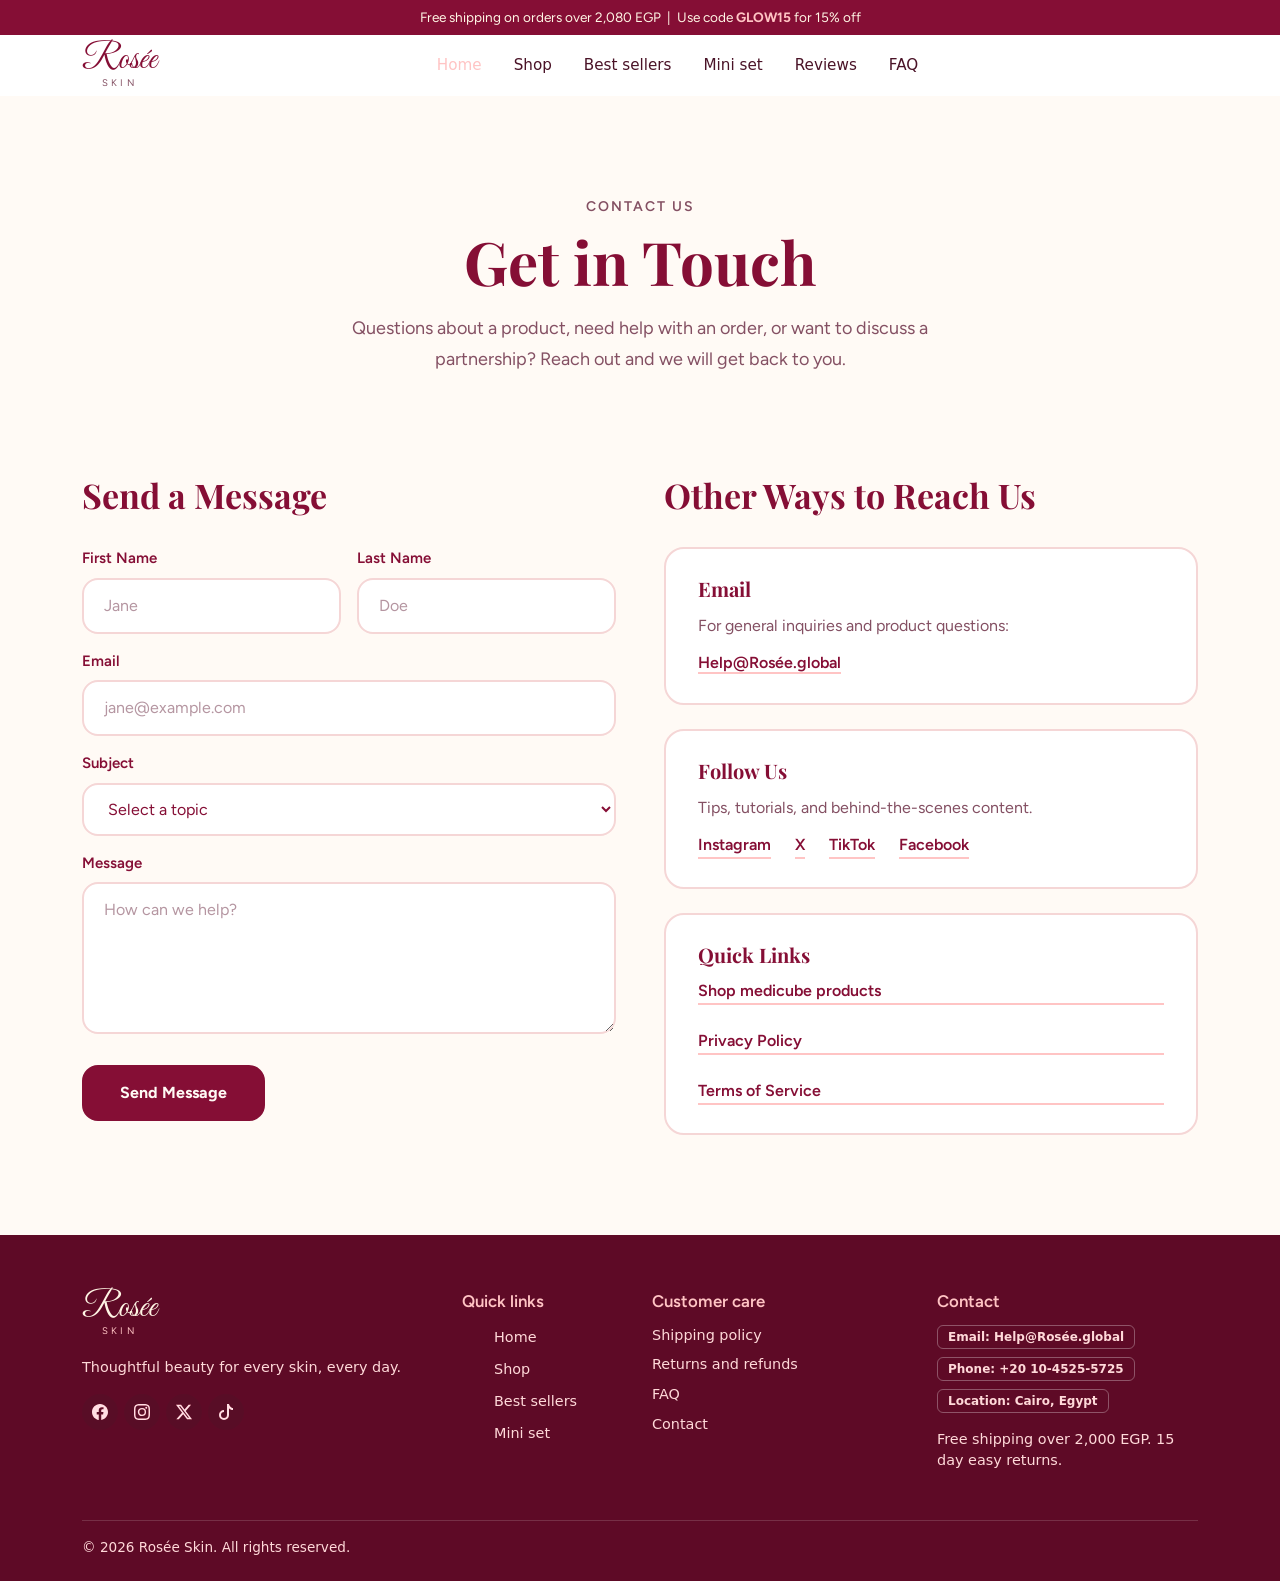
<file: project/contact.html>
<!doctype html>
<html lang="en">
  <head>
    <meta charset="UTF-8" />
    <meta name="viewport" content="width=device-width, initial-scale=1.0" />
    <title>Rosée Skin – Radiant skin, real confidence</title>
    <link rel="stylesheet" href="style.css" />
    <link
      href="https://cdn.jsdelivr.net/npm/bootstrap@5.3.8/dist/css/bootstrap.min.css"
      rel="stylesheet"
      integrity="sha384-sRIl4kxILFvY47J16cr9ZwB07vP4J8+LH7qKQnuqkuIAvNWLzeN8tE5YBujZqJLB"
      crossorigin="anonymous"
    />
    <script
      src="https://cdn.jsdelivr.net/npm/bootstrap@5.3.8/dist/js/bootstrap.bundle.min.js"
      integrity="sha384-FKyoEForCGlyvwx9Hj09JcYn3nv7wiPVlz7YYwJrWVcXK/BmnVDxM+D2scQbITxI"
      crossorigin="anonymous"
    ></script>
  </head>
  <body>
    <div class="announce">
      Free shipping on orders over 2,080 EGP &nbsp;|&nbsp; Use code
      <b>GLOW15</b> for 15% off
    </div>
    <nav class="navbar navbar-expand-lg sticky-top">
      <div class="container">
        <a class="logo" href="./index.html">Rosée<small>SKIN</small></a>
        <button
          class="navbar-toggler ms-auto me-2"
          type="button"
          data-bs-toggle="collapse"
          data-bs-target="#menu"
          aria-controls="menu"
          aria-expanded="false"
          aria-label="Toggle menu"
        >
          <span class="navbar-toggler-icon"></span>
        </button>
        <div
          class="collapse navbar-collapse navbar-nav mx-auto gap-lg-3"
          id="menu"
        >
          <a class="nav-link active" href="./index.html">Home</a>
          <a class="nav-link" href="index.html#categories">Shop</a>
          <a class="nav-link" href="index.html#bestsellers">Best sellers</a>
          <a class="nav-link" href="index.html#miniset">Mini set</a>
          <a class="nav-link" href="index.html#reviews">Reviews</a>
          <a class="nav-link" href="index.html#faq">FAQ</a>
        </div>
      </div>
    </nav>
    <section id="contact">
      <div class="contact-hero">
        <div class="container">
          <p class="contact-eyebrow">Contact us</p>
          <h1>Get in Touch</h1>
          <p class="contact-lead">
            Questions about a product, need help with an order, or want to
            discuss a partnership? Reach out and we will get back to you.
          </p>
        </div>
      </div>

      <div class="contact-body">
        <div class="container">
          <div class="row g-5">
            <div class="col-lg-6">
              <h2>Send a Message</h2>

              <form class="contact-form" action="#" method="post">
                <div class="row g-3">
                  <div class="col-sm-6">
                    <label for="firstName">First Name</label>
                    <input
                      type="text"
                      id="firstName"
                      name="firstName"
                      placeholder="Jane"
                      required
                    />
                  </div>
                  <div class="col-sm-6">
                    <label for="lastName">Last Name</label>
                    <input
                      type="text"
                      id="lastName"
                      name="lastName"
                      placeholder="Doe"
                      required
                    />
                  </div>
                  <div class="col-12">
                    <label for="email">Email</label>
                    <input
                      type="email"
                      id="email"
                      name="email"
                      placeholder="jane@example.com"
                      required
                    />
                  </div>
                  <div class="col-12">
                    <label for="subject">Subject</label>
                    <select id="subject" name="subject" required>
                      <option value="" selected disabled>Select a topic</option>
                      <option>Product question</option>
                      <option>Order help</option>
                      <option>Partnership</option>
                      <option>Other</option>
                    </select>
                  </div>
                  <div class="col-12">
                    <label for="message">Message</label>
                    <textarea
                      id="message"
                      name="message"
                      rows="5"
                      placeholder="How can we help?"
                      required
                    ></textarea>
                  </div>
                  <div class="col-12">
                    <button type="submit" class="contact-btn">
                      Send Message
                    </button>
                  </div>
                </div>
              </form>
            </div>

            <div class="col-lg-6">
              <h2>Other Ways to Reach Us</h2>

              <div class="contact-cards">
                <div class="contact-card">
                  <h3>Email</h3>
                  <p>For general inquiries and product questions:</p>
                  <a href="mailto:Help@Rosée.global">Help@Rosée.global</a>
                </div>

                <div class="contact-card">
                  <h3>Follow Us</h3>
                  <p>Tips, tutorials, and behind-the-scenes content.</p>
                  <div class="contact-links">
                    <a href="https://www.instagram.com/">Instagram</a>
                    <a href="https://x.com/">X</a>
                    <a href="https://www.tiktok.com/">TikTok</a>
                    <a href="https://www.facebook.com/">Facebook</a>
                  </div>
                </div>

                <div class="contact-card">
                  <h3>Quick Links</h3>
                  <div class="d-flex flex-column gap-4">
                    <a href="index.html#categories">Shop medicube products</a>
                    <a href="privacy.html">Privacy Policy</a>
                    <a href="Terms- of -Service.html">Terms of Service</a>
                  </div>
                </div>
              </div>
            </div>
          </div>
        </div>
      </div>
    </section>

    <footer>
      <div class="container">
        <div class="row g-4">
          <div class="col-lg-4">
            <a class="logo" href="#home">Rosée<small>SKIN</small></a>

            <p>Thoughtful beauty for every skin, every day.</p>

            <div class="socials">
              <a
                class="soc"
                href="https://www.facebook.com/"
                aria-label="Facebook"
              >
                <img src="../photos/facebook.svg" alt="Facebook" />
              </a>

              <a
                class="soc"
                href="https://www.instagram.com/"
                aria-label="Instagram"
              >
                <img src="../photos/instagram.svg" alt="Instagram" />
              </a>

              <a class="soc" href="https://x.com/" aria-label="X">
                <img src="../photos/twitter-x.svg" alt="X" />
              </a>

              <a class="soc" href="https://www.tiktok.com/" aria-label="TikTok">
                <img src="../photos/tiktok.svg" alt="TikTok" />
              </a>
            </div>
          </div>

          <div class="col-6 col-lg-2">
            <h4>Quick links</h4>
            <ul class="footer-links">
              <li><a href="index.html#home">Home</a></li>
              <li><a href="index.html#categories">Shop</a></li>
              <li><a href="index.html#bestsellers">Best sellers</a></li>
              <li><a href="index.html#miniset">Mini set</a></li>
            </ul>
          </div>

          <div class="col-6 col-lg-3">
            <h4>Customer care</h4>
            <div class="footer-links">
              <a href="index.html#faq">Shipping policy</a>
              <a href="index.html#faq">Returns and refunds</a>
              <a href="index.html#faq">FAQ</a>
              <a href="../project/contact.html">Contact</a>
            </div>
          </div>

          <div class="col-lg-3">
            <h4>Contact</h4>

            <div class="pay">
              <span>Email: Help@Rosée.global</span>
              <span>Phone: +20 10-4525-5725</span>
              <span>Location: Cairo, Egypt</span>
            </div>

            <p>Free shipping over 2,000 EGP. 15 day easy returns.</p>
          </div>
        </div>

        <div class="footer-bottom">
          &copy; 2026 Rosée Skin. All rights reserved.
        </div>
      </div>
    </footer>
  </body>
</html>
</file>
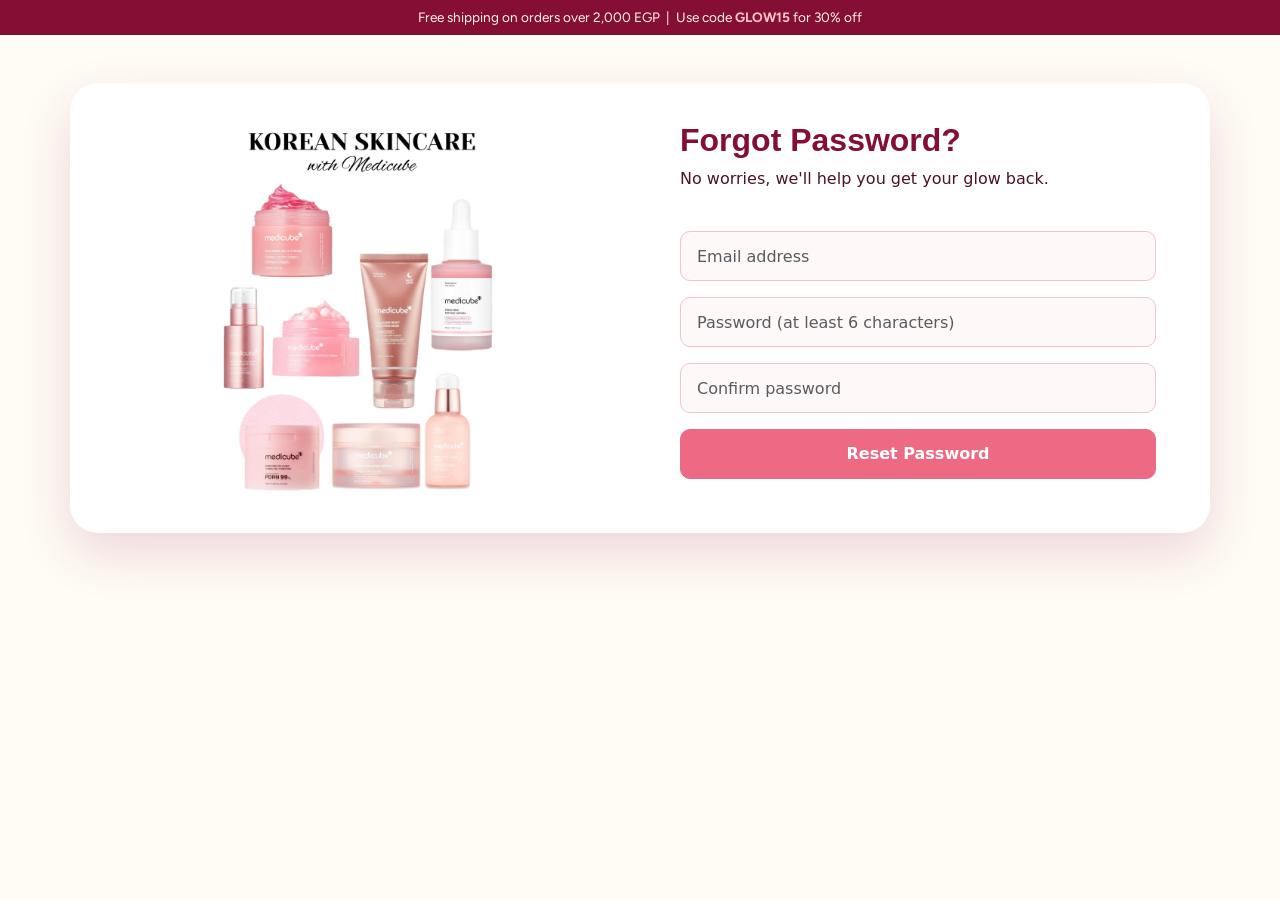
<file: project/forget-passord.html>
<!doctype html>
<html lang="en">
  <head>
    <meta charset="UTF-8" />
    <meta http-equiv="X-UA-Compatible" content="IE=edge" />
    <meta name="viewport" content="width=device-width, initial-scale=1.0" />
    <link
      rel="stylesheet"
      href="https://cdn.jsdelivr.net/npm/bootstrap@5.3.3/dist/css/bootstrap.min.css"
      integrity="sha384-QWTKZyjpPEjISv5WaRU9OFeRpok6YctnYmDr5pNlyT2bRjXh0JMhjY6hW+ALEwIH"
      crossorigin="anonymous"
    />
    <link rel="stylesheet" href="style.css" />
    <title>Rosée Skin – Forgot Password</title>
  </head>
  <body>
    <div class="announce">
      Free shipping on orders over 2,000 EGP &nbsp;|&nbsp; Use code
      <b>GLOW15</b> for 30% off
    </div>
    <div
      class="container d-flex justify-content-center align-items-center py-5"
    >
      <div class="row border rounded-5 p-3 bg-white shadow box-area">
        <!-- Left Side -->
        <div
          class="col-md-6 rounded-4 d-flex justify-content-center align-items-center flex-column left-box"
        >
          <div class="col-lg-6">
            <div class="mini-img">
              <img
                src="../photos/MEDICUBE SKINCARE.jpg"
                alt="Five mini products: cleansing foam, toner, serums and gel mask"
              />
            </div>
          </div>
        </div>
       
        <div class="col-md-6 right-box">
          <div class="row align-items-center">
            <div class="header-text mb-4">
              <h2>Forgot Password?</h2>
              <p>No worries, we'll help you get your glow back.</p>
            </div>
            <form action="index.html" onsubmit="return signUp()">
            
              <div class="input-group mb-3">
                <input
                  type="email"
                  class="form-control form-control-lg bg-light fs-6"
                  placeholder="Email address"
                  required
                />
              </div>
             
              <div class="input-group mb-3">
                <input
                  type="password"
                  id="signPassword"
                  class="form-control form-control-lg bg-light fs-6"
                  placeholder="Password (at least 6 characters)"
                  minlength="6"
                  required
                />
              </div>
              
              <div class="input-group mb-1">
                <input
                  type="password"
                  id="signConfirm"
                  class="form-control form-control-lg bg-light fs-6"
                  placeholder="Confirm password"
                  required
                />
              </div>
              <div class="text-danger small mb-3" id="passError"></div>
         
              <div class="input-group mb-3">
                <button type="submit" class="btn btn-lg btn-primary w-100 fs-6">
                  Reset Password
                </button>
              </div>
            </form>
          </div>
        </div>
      </div>
    </div>
    <script src="./index.js"></script>
  </body>
</html>
</file>
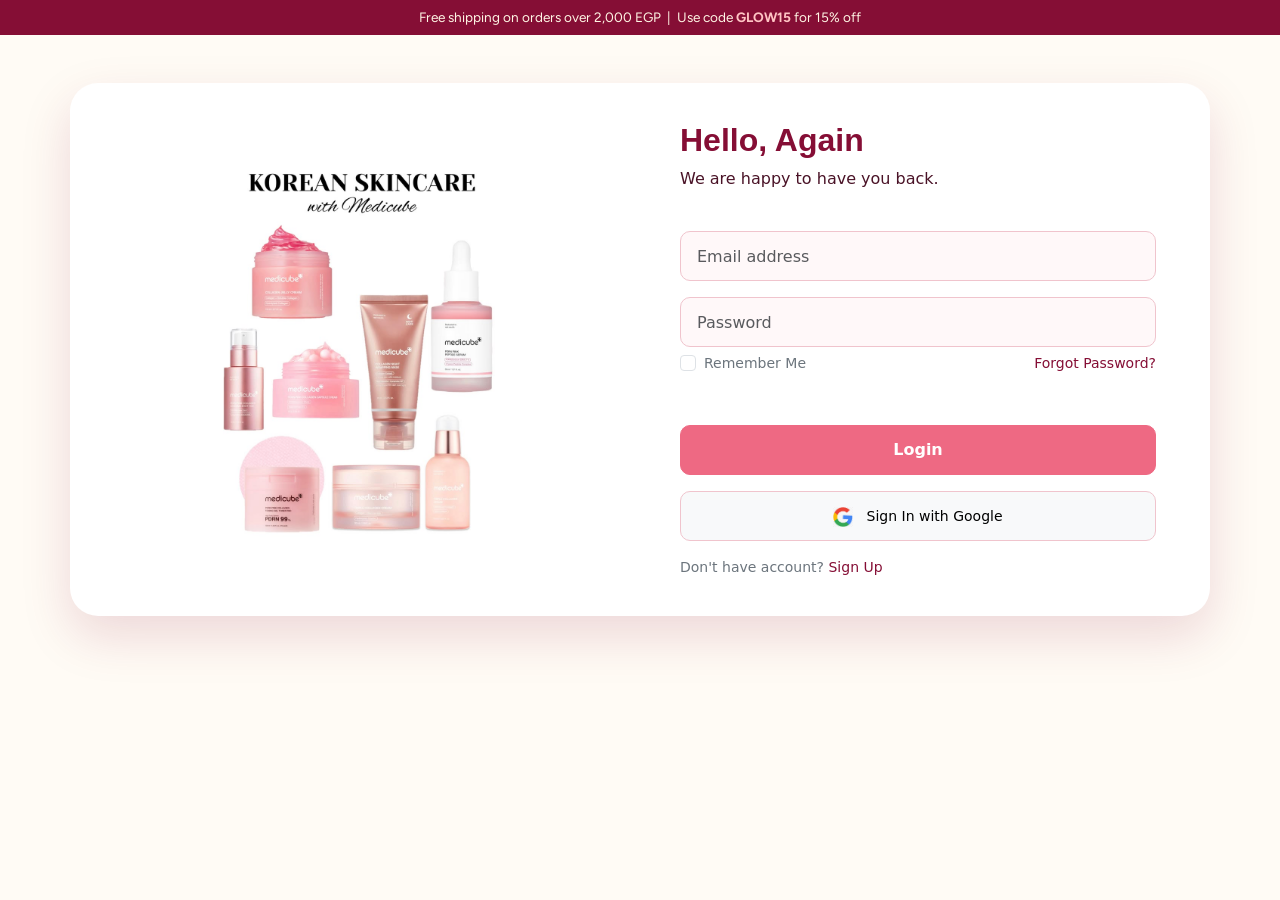
<file: project/login.html>
<!doctype html>
<html lang="en">
  <head>
    <meta charset="UTF-8" />
    <meta http-equiv="X-UA-Compatible" content="IE=edge" />
    <meta name="viewport" content="width=device-width, initial-scale=1.0" />
    <link
      rel="stylesheet"
      href="https://cdn.jsdelivr.net/npm/bootstrap@5.3.3/dist/css/bootstrap.min.css"
      integrity="sha384-QWTKZyjpPEjISv5WaRU9OFeRpok6YctnYmDr5pNlyT2bRjXh0JMhjY6hW+ALEwIH"
      crossorigin="anonymous"
    />
    <link rel="stylesheet" href="style.css" />
    <title>Rosée Skin – Login Page</title>
  </head>
  <body>
    <div class="announce">
      Free shipping on orders over 2,000 EGP &nbsp;|&nbsp; Use code
      <b>GLOW15</b> for 15% off
    </div>
    <div
      class="container d-flex justify-content-center align-items-center py-5"
    >
      <div class="row border rounded-5 p-3 bg-white shadow box-area">
        <!-- Left Side -->
        <div
          class="col-md-6 rounded-4 d-flex justify-content-center align-items-center flex-column left-box"
        >
          <div class="col-lg-6">
            <div class="mini-img">
              <img
                src="../photos/MEDICUBE SKINCARE.jpg"
                alt="Five mini products: cleansing foam, toner, serums and gel mask"
              />
            </div>
          </div>
        </div>
        
        <div class="col-md-6 right-box">
          <div class="row align-items-center">
            <div class="header-text mb-4">
              <h2>Hello, Again</h2>
              <p>We are happy to have you back.</p>
            </div>
            <form action="index.html" onsubmit="localStorage.setItem('loggedIn', 'yes')">
            
              <div class="input-group mb-3">
                <input
                  type="email"
                  class="form-control form-control-lg bg-light fs-6"
                  placeholder="Email address"
                  required
                />
              </div>
             
              <div class="input-group mb-1">
                <input
                  type="password"
                  class="form-control form-control-lg bg-light fs-6"
                  placeholder="Password"
                  required
                />
              </div>
              
              <div class="input-group mb-5 d-flex justify-content-between">
                <div class="form-check">
                  <input
                    type="checkbox"
                    class="form-check-input"
                    id="formCheck"
                  />
                  <label
                    for="formCheck"
                    class="form-check-label text-secondary"
                  >
                    <small>Remember Me</small>
                  </label>
                </div>
                <div class="forgot">
                  <small>
                    <a href="../project/forget-passord.html">
                      Forgot Password?
                    </a>
                  </small>
                </div>
              </div>
             
              <div class="input-group mb-3">
                <button type="submit" class="btn btn-lg btn-primary w-100 fs-6">
                  Login
                </button>
              </div>
           
              <div class="input-group mb-3">
                <button
                  type="button"
                  class="btn btn-lg btn-light border w-100 fs-6"
                >
                  <img
                    src="../photos/png-transparent-g-suite-google-play-google-logo-google-text-logo-cloud-computing-thumbnail.png"
                    style="width: 20px"
                    class="me-2"
                  />
                  <small>Sign In with Google</small>
                </button>
              </div>
            </form>
          </div>
        
          <div class="row">
            <div class="col text-secondary d-flex align-items-end">
              <small>
                Don't have account? <a href="sign-up.html">Sign Up</a>
              </small>
            </div>
          </div>
        </div>
      </div>
    </div>
  </body>
</html>
</file>
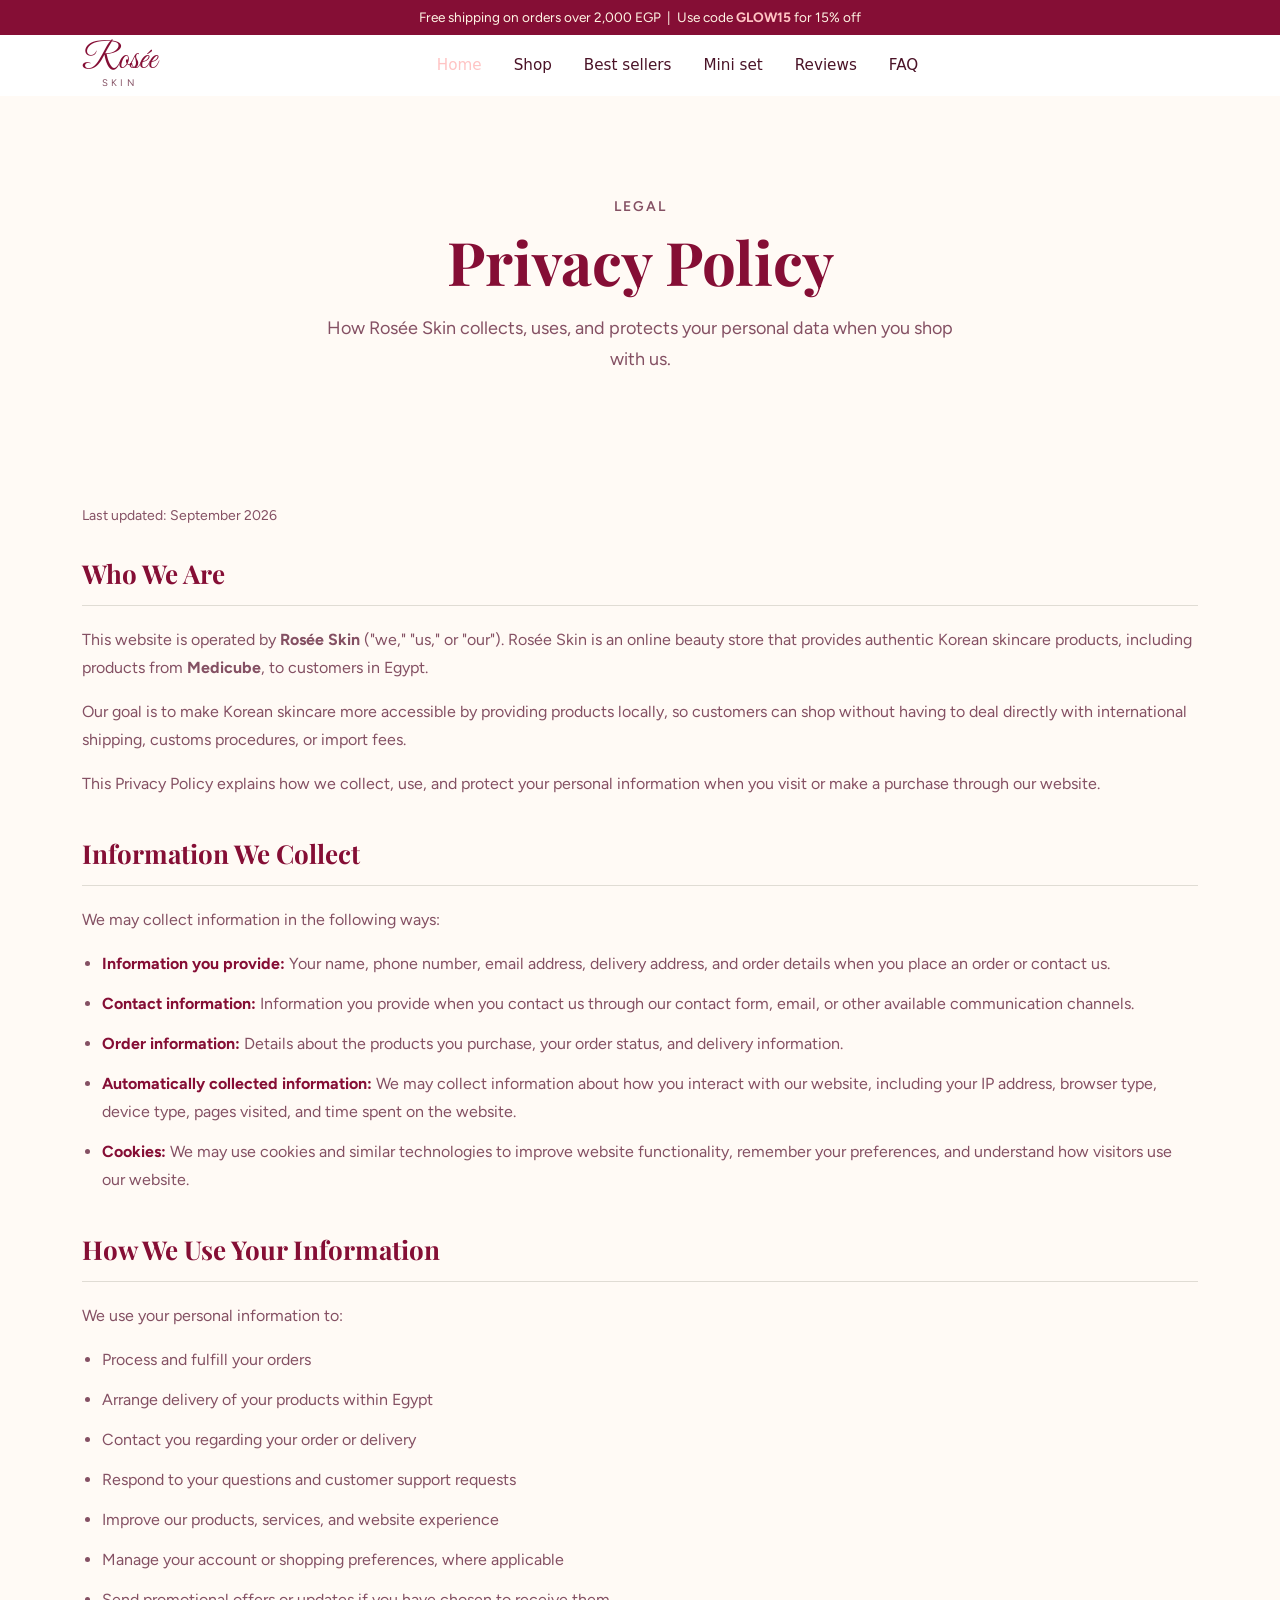
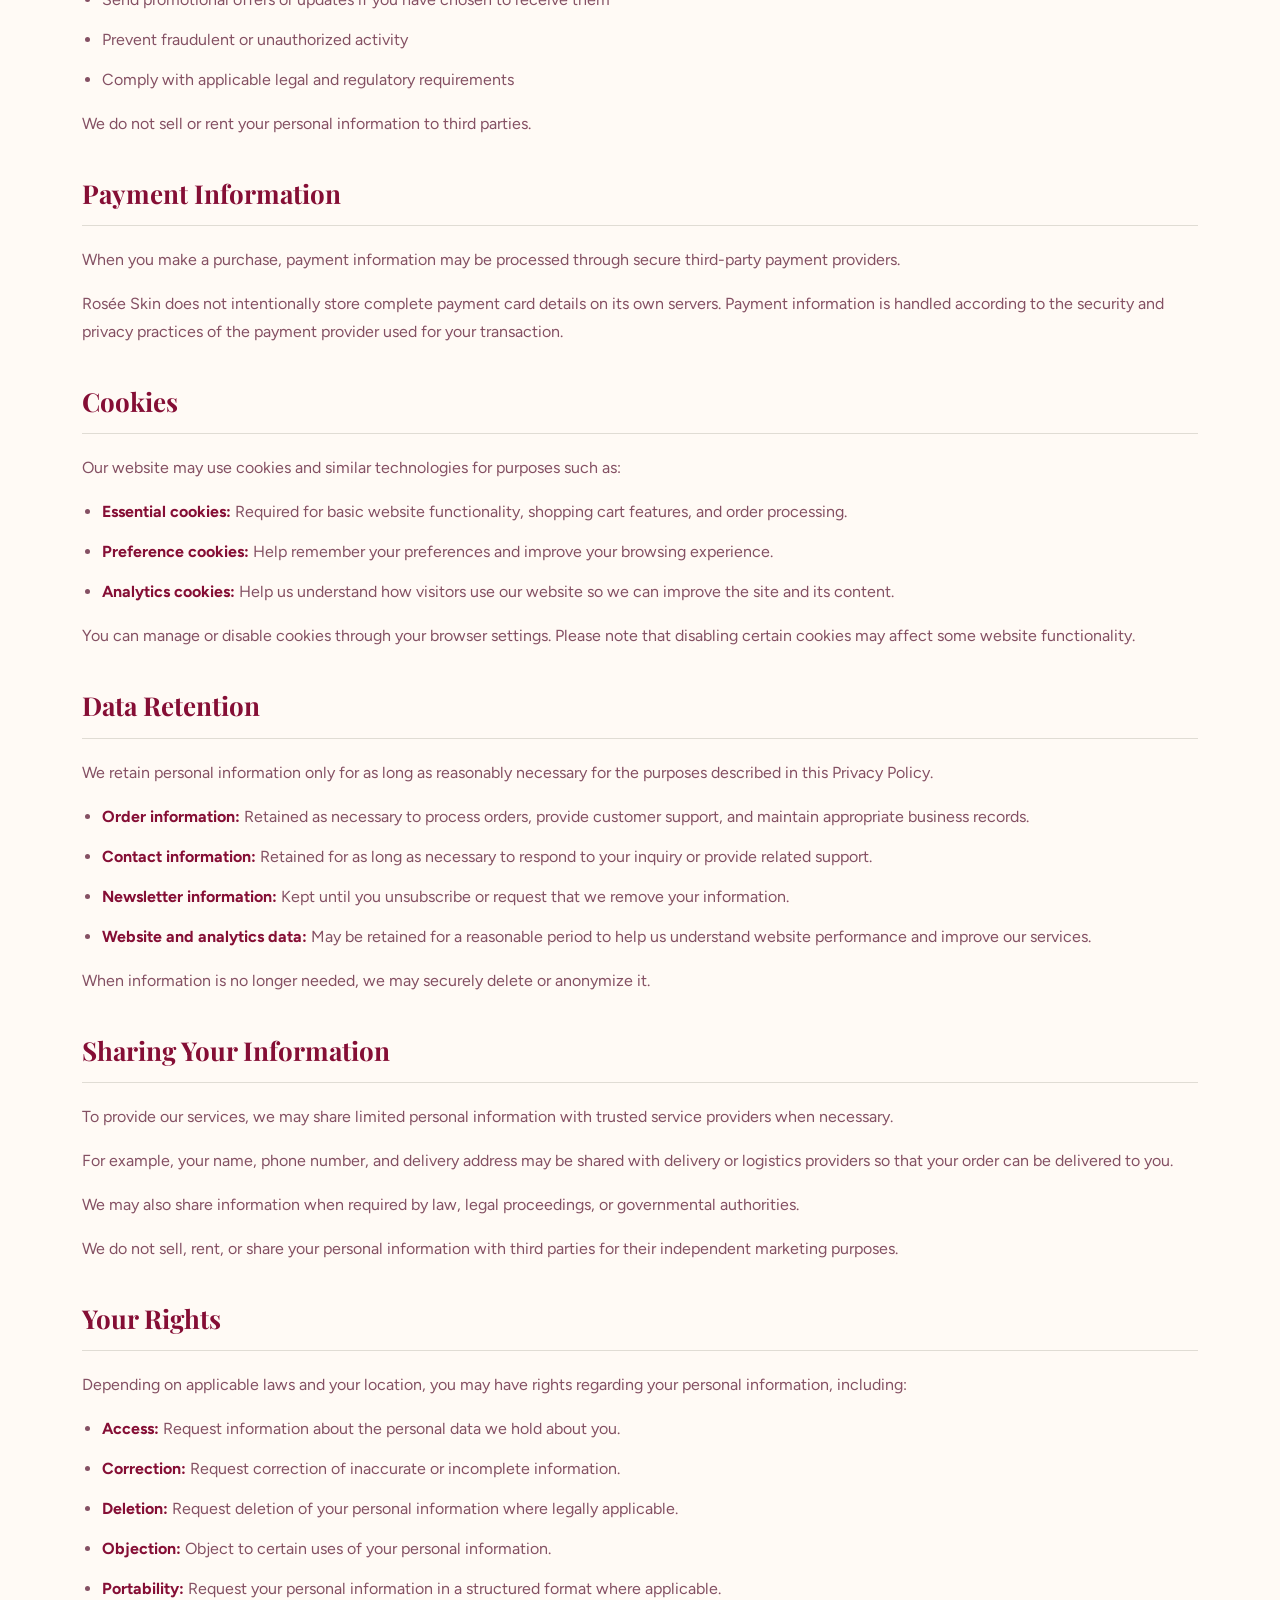
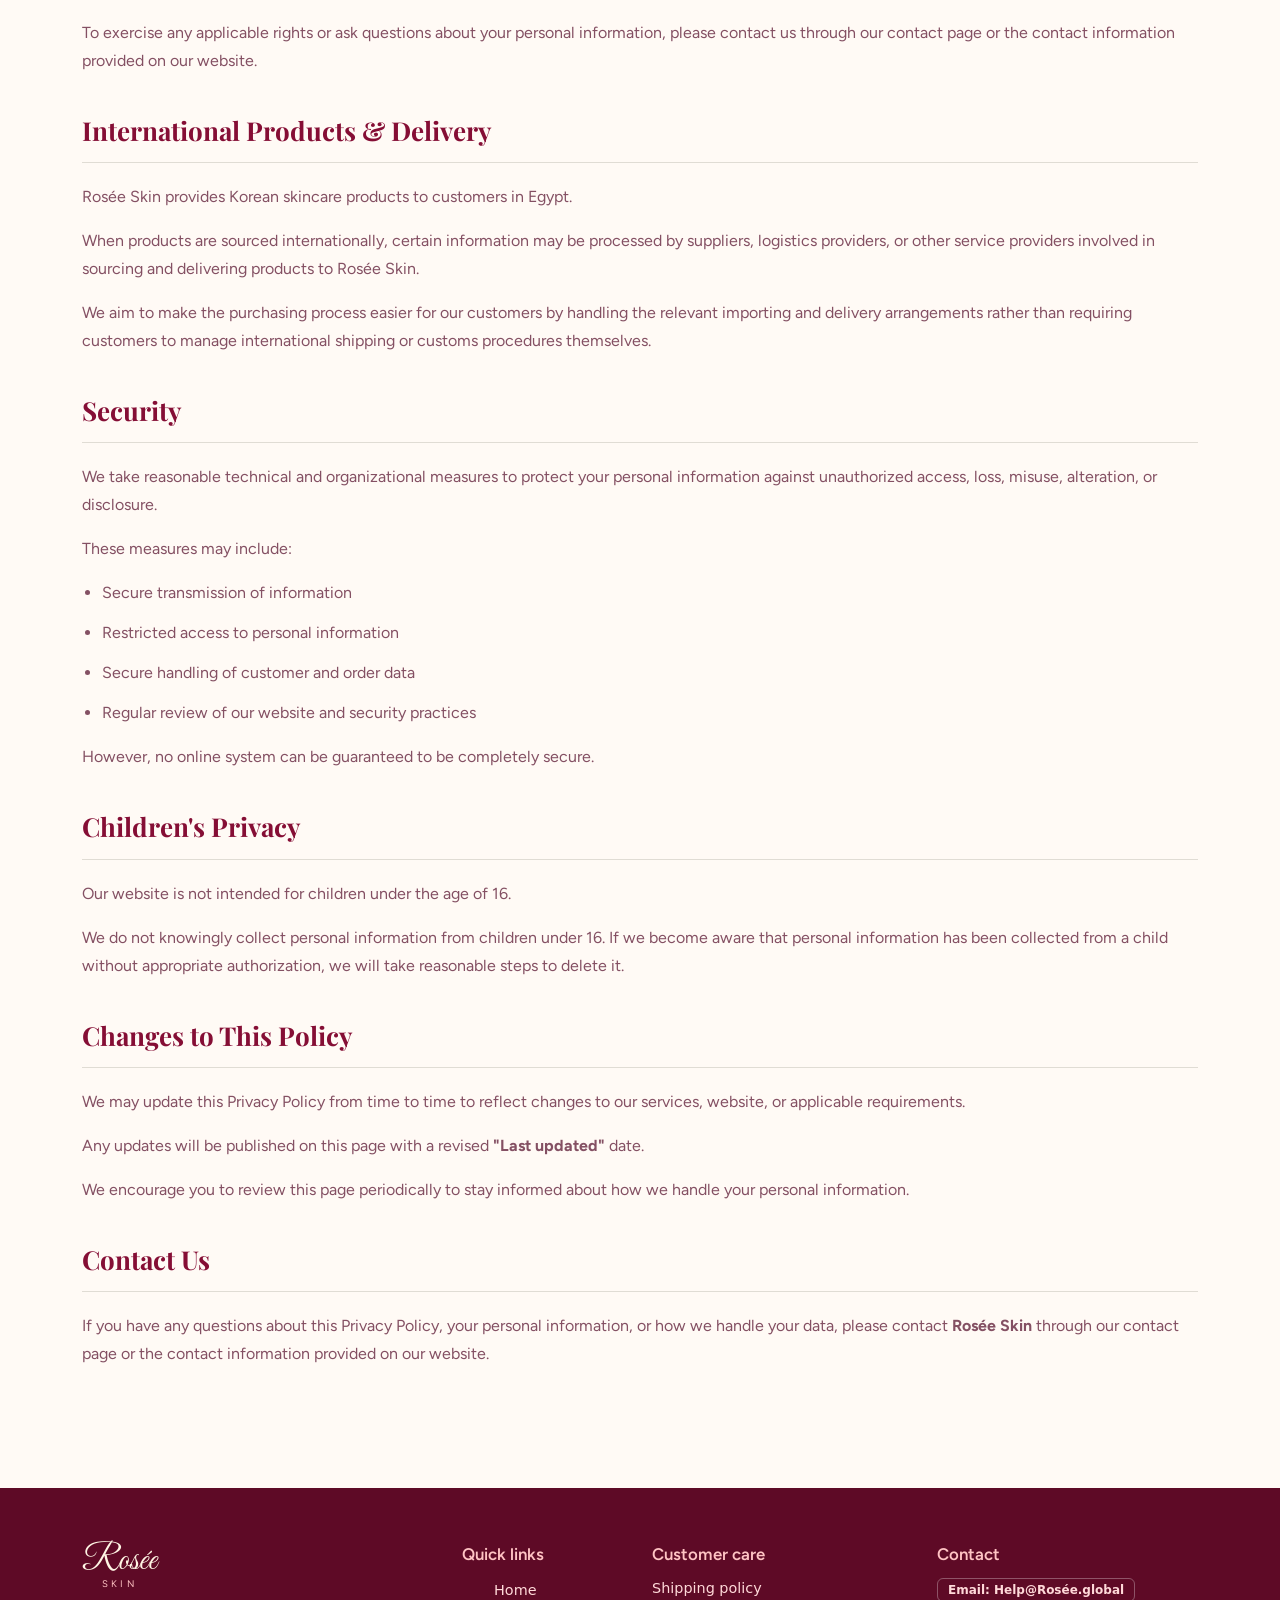
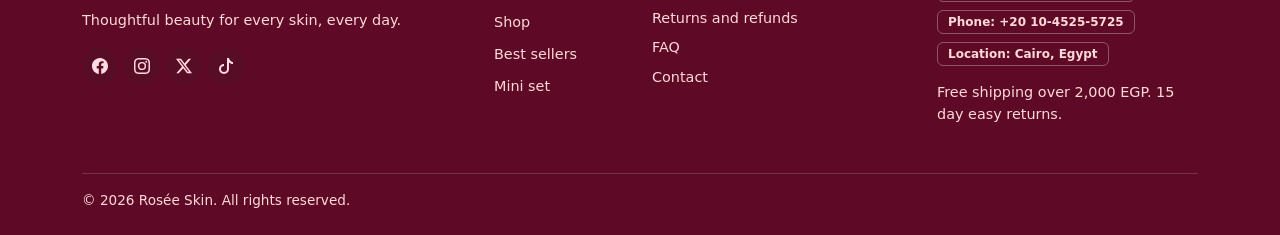
<file: project/privacy.html>
<!doctype html>
<html lang="en">
  <head>
    <meta charset="UTF-8" />
    <meta name="viewport" content="width=device-width, initial-scale=1.0" />
    <title>Rosée Skin – Radiant skin, real confidence</title>
    <link rel="stylesheet" href="style.css" />
    <link
      href="https://cdn.jsdelivr.net/npm/bootstrap@5.3.8/dist/css/bootstrap.min.css"
      rel="stylesheet"
      integrity="sha384-sRIl4kxILFvY47J16cr9ZwB07vP4J8+LH7qKQnuqkuIAvNWLzeN8tE5YBujZqJLB"
      crossorigin="anonymous"
    />
    <script
      src="https://cdn.jsdelivr.net/npm/bootstrap@5.3.8/dist/js/bootstrap.bundle.min.js"
      integrity="sha384-FKyoEForCGlyvwx9Hj09JcYn3nv7wiPVlz7YYwJrWVcXK/BmnVDxM+D2scQbITxI"
      crossorigin="anonymous"
    ></script>
  </head>
  <body>
    <div class="announce">
      Free shipping on orders over 2,000 EGP &nbsp;|&nbsp; Use code <b>GLOW15</b> for
      15% off
    </div>
    <nav class="navbar navbar-expand-lg sticky-top">
      <div class="container">
        <a class="logo" href="./index.html">Rosée<small>SKIN</small></a>
        <button
          class="navbar-toggler ms-auto me-2"
          type="button"
          data-bs-toggle="collapse"
          data-bs-target="#menu"
          aria-controls="menu"
          aria-expanded="false"
          aria-label="Toggle menu"
        >
          <span class="navbar-toggler-icon"></span>
        </button>
        <div
          class="collapse navbar-collapse navbar-nav mx-auto gap-lg-3"
          id="menu"
        >
          <a class="nav-link active" href="./index.html">Home</a>
          <a class="nav-link" href="index.html#categories">Shop</a>
          <a class="nav-link" href="index.html#bestsellers">Best sellers</a>
          <a class="nav-link" href="index.html#miniset">Mini set</a>
          <a class="nav-link" href="index.html#reviews">Reviews</a>
          <a class="nav-link" href="index.html#faq">FAQ</a>
        </div>
      </div>
    </nav>
    <section id="contact">
      <div class="contact-hero">
        <div class="container">
          <p class="contact-eyebrow">Legal</p>
          <h1>Privacy Policy</h1>
          <p class="contact-lead">
            How Rosée Skin collects, uses, and protects your personal data when you shop with us.
          </p>
        </div>
      </div>
<section id="privacy-policy">
  <div class="container">

    <div class="policy-intro">
      <div class="last-updated">Last updated: September 2026</div>
    </div>

    <div class="policy-block">
      <h2>Who We Are</h2>
      <p>This website is operated by <strong>Rosée Skin</strong> ("we," "us," or "our"). Rosée Skin is an online beauty store that provides authentic Korean skincare products, including products from <strong>Medicube</strong>, to customers in Egypt.</p>
      <p>Our goal is to make Korean skincare more accessible by providing products locally, so customers can shop without having to deal directly with international shipping, customs procedures, or import fees.</p>
      <p>This Privacy Policy explains how we collect, use, and protect your personal information when you visit or make a purchase through our website.</p>
    </div>

    <div class="policy-block">
      <h2>Information We Collect</h2>
      <p>We may collect information in the following ways:</p>
      <ul>
        <li><strong>Information you provide:</strong> Your name, phone number, email address, delivery address, and order details when you place an order or contact us.</li>
        <li><strong>Contact information:</strong> Information you provide when you contact us through our contact form, email, or other available communication channels.</li>
        <li><strong>Order information:</strong> Details about the products you purchase, your order status, and delivery information.</li>
        <li><strong>Automatically collected information:</strong> We may collect information about how you interact with our website, including your IP address, browser type, device type, pages visited, and time spent on the website.</li>
        <li><strong>Cookies:</strong> We may use cookies and similar technologies to improve website functionality, remember your preferences, and understand how visitors use our website.</li>
      </ul>
    </div>

    <div class="policy-block">
      <h2>How We Use Your Information</h2>
      <p>We use your personal information to:</p>
      <ul>
        <li>Process and fulfill your orders</li>
        <li>Arrange delivery of your products within Egypt</li>
        <li>Contact you regarding your order or delivery</li>
        <li>Respond to your questions and customer support requests</li>
        <li>Improve our products, services, and website experience</li>
        <li>Manage your account or shopping preferences, where applicable</li>
        <li>Send promotional offers or updates if you have chosen to receive them</li>
        <li>Prevent fraudulent or unauthorized activity</li>
        <li>Comply with applicable legal and regulatory requirements</li>
      </ul>
      <p>We do not sell or rent your personal information to third parties.</p>
    </div>

    <div class="policy-block">
      <h2>Payment Information</h2>
      <p>When you make a purchase, payment information may be processed through secure third-party payment providers.</p>
      <p>Rosée Skin does not intentionally store complete payment card details on its own servers. Payment information is handled according to the security and privacy practices of the payment provider used for your transaction.</p>
    </div>

    <div class="policy-block">
      <h2>Cookies</h2>
      <p>Our website may use cookies and similar technologies for purposes such as:</p>
      <ul>
        <li><strong>Essential cookies:</strong> Required for basic website functionality, shopping cart features, and order processing.</li>
        <li><strong>Preference cookies:</strong> Help remember your preferences and improve your browsing experience.</li>
        <li><strong>Analytics cookies:</strong> Help us understand how visitors use our website so we can improve the site and its content.</li>
      </ul>
      <p>You can manage or disable cookies through your browser settings. Please note that disabling certain cookies may affect some website functionality.</p>
    </div>

    <div class="policy-block">
      <h2>Data Retention</h2>
      <p>We retain personal information only for as long as reasonably necessary for the purposes described in this Privacy Policy.</p>
      <ul>
        <li><strong>Order information:</strong> Retained as necessary to process orders, provide customer support, and maintain appropriate business records.</li>
        <li><strong>Contact information:</strong> Retained for as long as necessary to respond to your inquiry or provide related support.</li>
        <li><strong>Newsletter information:</strong> Kept until you unsubscribe or request that we remove your information.</li>
        <li><strong>Website and analytics data:</strong> May be retained for a reasonable period to help us understand website performance and improve our services.</li>
      </ul>
      <p>When information is no longer needed, we may securely delete or anonymize it.</p>
    </div>

    <div class="policy-block">
      <h2>Sharing Your Information</h2>
      <p>To provide our services, we may share limited personal information with trusted service providers when necessary.</p>
      <p>For example, your name, phone number, and delivery address may be shared with delivery or logistics providers so that your order can be delivered to you.</p>
      <p>We may also share information when required by law, legal proceedings, or governmental authorities.</p>
      <p>We do not sell, rent, or share your personal information with third parties for their independent marketing purposes.</p>
    </div>

    <div class="policy-block">
      <h2>Your Rights</h2>
      <p>Depending on applicable laws and your location, you may have rights regarding your personal information, including:</p>
      <ul>
        <li><strong>Access:</strong> Request information about the personal data we hold about you.</li>
        <li><strong>Correction:</strong> Request correction of inaccurate or incomplete information.</li>
        <li><strong>Deletion:</strong> Request deletion of your personal information where legally applicable.</li>
        <li><strong>Objection:</strong> Object to certain uses of your personal information.</li>
        <li><strong>Portability:</strong> Request your personal information in a structured format where applicable.</li>
      </ul>
      <p>To exercise any applicable rights or ask questions about your personal information, please contact us through our contact page or the contact information provided on our website.</p>
    </div>

    <div class="policy-block">
      <h2>International Products &amp; Delivery</h2>
      <p>Rosée Skin provides Korean skincare products to customers in Egypt.</p>
      <p>When products are sourced internationally, certain information may be processed by suppliers, logistics providers, or other service providers involved in sourcing and delivering products to Rosée Skin.</p>
      <p>We aim to make the purchasing process easier for our customers by handling the relevant importing and delivery arrangements rather than requiring customers to manage international shipping or customs procedures themselves.</p>
    </div>

    <div class="policy-block">
      <h2>Security</h2>
      <p>We take reasonable technical and organizational measures to protect your personal information against unauthorized access, loss, misuse, alteration, or disclosure.</p>
      <p>These measures may include:</p>
      <ul>
        <li>Secure transmission of information</li>
        <li>Restricted access to personal information</li>
        <li>Secure handling of customer and order data</li>
        <li>Regular review of our website and security practices</li>
      </ul>
      <p>However, no online system can be guaranteed to be completely secure.</p>
    </div>

    <div class="policy-block">
      <h2>Children's Privacy</h2>
      <p>Our website is not intended for children under the age of 16.</p>
      <p>We do not knowingly collect personal information from children under 16. If we become aware that personal information has been collected from a child without appropriate authorization, we will take reasonable steps to delete it.</p>
    </div>

    <div class="policy-block">
      <h2>Changes to This Policy</h2>
      <p>We may update this Privacy Policy from time to time to reflect changes to our services, website, or applicable requirements.</p>
      <p>Any updates will be published on this page with a revised <strong>"Last updated"</strong> date.</p>
      <p>We encourage you to review this page periodically to stay informed about how we handle your personal information.</p>
    </div>

    <div class="policy-block">
      <h2>Contact Us</h2>
      <p>If you have any questions about this Privacy Policy, your personal information, or how we handle your data, please contact <strong>Rosée Skin</strong> through our contact page or the contact information provided on our website.</p>
    </div>
  </div>
</section>
  <footer>
      <div class="container">
        <div class="row g-4">
          <div class="col-lg-4">
            <a class="logo" href="#home">Rosée<small>SKIN</small></a>

            <p>Thoughtful beauty for every skin, every day.</p>

            <div class="socials">
              <a
                class="soc"
                href="https://www.facebook.com/"
                aria-label="Facebook"
              >
                <img src="../photos/facebook.svg" alt="Facebook" />
              </a>

              <a
                class="soc"
                href="https://www.instagram.com/"
                aria-label="Instagram"
              >
                <img src="../photos/instagram.svg" alt="Instagram" />
              </a>

              <a class="soc" href="https://x.com/" aria-label="X">
                <img src="../photos/twitter-x.svg" alt="X" />
              </a>

              <a class="soc" href="https://www.tiktok.com/" aria-label="TikTok">
                <img src="../photos/tiktok.svg" alt="TikTok" />
              </a>
            </div>
          </div>

          <div class="col-6 col-lg-2">
            <h4>Quick links</h4>
            <ul class="footer-links">
              <li><a href="index.html#home">Home</a></li>
              <li><a href="index.html#categories">Shop</a></li>
              <li><a href="index.html#bestsellers">Best sellers</a></li>
              <li><a href="index.html#miniset">Mini set</a></li>
            </ul>
          </div>

          <div class="col-6 col-lg-3">
            <h4>Customer care</h4>
            <div class="footer-links">
              <a href="index.html#faq">Shipping policy</a>
              <a href="index.html#faq">Returns and refunds</a>
              <a href="index.html#faq">FAQ</a>
              <a href="../project/contact.html">Contact</a>
            </div>
          </div>

          <div class="col-lg-3">
            <h4>Contact</h4>

            <div class="pay">
              <span>Email: Help@Rosée.global</span>
              <span>Phone: +20 10-4525-5725</span>
              <span>Location: Cairo, Egypt</span>
            </div>

            <p>Free shipping over 2,000 EGP. 15 day easy returns.</p>
          </div>
        </div>

        <div class="footer-bottom">
          &copy; 2026 Rosée Skin. All rights reserved.
        </div>
      </div>
    </footer>

  </body>
</html>
</file>
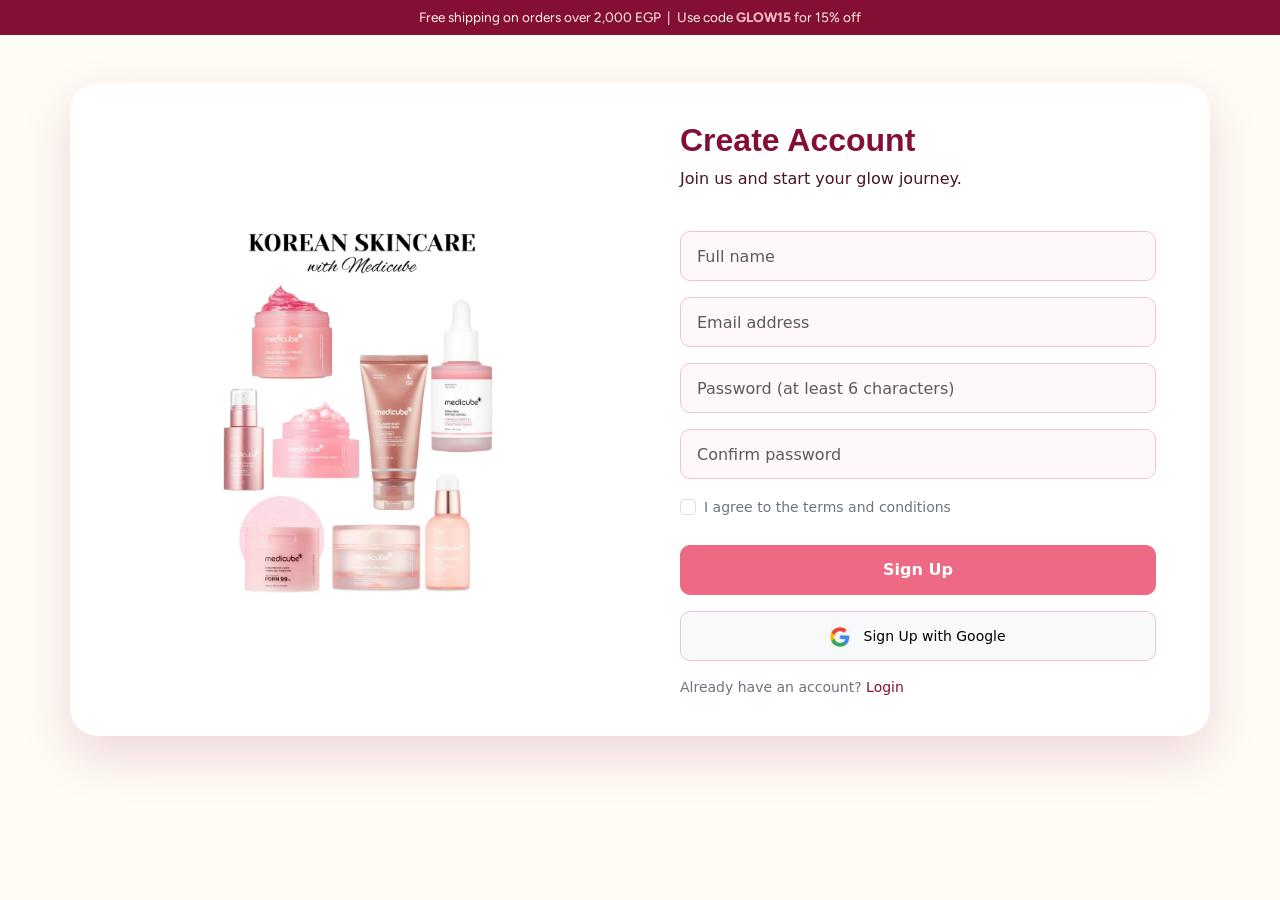
<file: project/sign-up.html>
<!doctype html>
<html lang="en">
  <head>
    <meta charset="UTF-8" />
    <meta http-equiv="X-UA-Compatible" content="IE=edge" />
    <meta name="viewport" content="width=device-width, initial-scale=1.0" />
    <link
      rel="stylesheet"
      href="https://cdn.jsdelivr.net/npm/bootstrap@5.3.3/dist/css/bootstrap.min.css"
      integrity="sha384-QWTKZyjpPEjISv5WaRU9OFeRpok6YctnYmDr5pNlyT2bRjXh0JMhjY6hW+ALEwIH"
      crossorigin="anonymous"
    />
    <link rel="stylesheet" href="style.css" />
    <title>Rosée Skin – Sign Up Page</title>
  </head>
  <body>
    <div class="announce">
      Free shipping on orders over 2,000 EGP &nbsp;|&nbsp; Use code
      <b>GLOW15</b> for 15% off
    </div>
    <div
      class="container d-flex justify-content-center align-items-center py-5"
    >
      <div class="row border rounded-5 p-3 bg-white shadow box-area">
        
        <div
          class="col-md-6 rounded-4 d-flex justify-content-center align-items-center flex-column left-box"
        >
          <div class="col-lg-6">
            <div class="mini-img">
              <img
                src="../photos/MEDICUBE SKINCARE.jpg"
                alt="Five mini products: cleansing foam, toner, serums and gel mask"
              />
            </div>
          </div>
        </div>
       
        <div class="col-md-6 right-box">
          <div class="row align-items-center">
            <div class="header-text mb-4">
              <h2>Create Account</h2>
              <p>Join us and start your glow journey.</p>
            </div>
            <form action="index.html" onsubmit="return signUp()">
              
              <div class="input-group mb-3">
                <input
                  type="text"
                  class="form-control form-control-lg bg-light fs-6"
                  placeholder="Full name"
                  required
                />
              </div>
            
              <div class="input-group mb-3">
                <input
                  type="email"
                  class="form-control form-control-lg bg-light fs-6"
                  placeholder="Email address"
                  required
                />
              </div>
              
              <div class="input-group mb-3">
                <input
                  type="password"
                  id="signPassword"
                  class="form-control form-control-lg bg-light fs-6"
                  placeholder="Password (at least 6 characters)"
                  minlength="6"
                  required
                />
              </div>
              <div class="input-group mb-1">
                <input
                  type="password"
                  id="signConfirm"
                  class="form-control form-control-lg bg-light fs-6"
                  placeholder="Confirm password"
                  required
                />
              </div>
              <div class="text-danger small mb-3" id="passError"></div>
              <div class="input-group mb-4">
                <div class="form-check">
                  <input
                    type="checkbox"
                    class="form-check-input"
                    id="formCheck"
                    required
                  />
                  <label
                    for="formCheck"
                    class="form-check-label text-secondary"
                  >
                    <small>I agree to the terms and conditions</small>
                  </label>
                </div>
              </div>
             
              <div class="input-group mb-3">
                <button type="submit" class="btn btn-lg btn-primary w-100 fs-6">
                  Sign Up
                </button>
              </div>
              
              <div class="input-group mb-3">
                <button
                  type="button"
                  class="btn btn-lg btn-light border w-100 fs-6"
                >
                  <img
                    src="../photos/png-transparent-g-suite-google-play-google-logo-google-text-logo-cloud-computing-thumbnail.png"
                    style="width: 20px"
                    class="me-2"
                  />
                  <small>Sign Up with Google</small>
                </button>
              </div>
            </form>
          </div>
         
          <div class="row">
            <div class="col text-secondary d-flex align-items-end">
              <small>
                Already have an account? <a href="login.html">Login</a>
              </small>
            </div>
          </div>
        </div>
      </div>
    </div>
    <script src="./index.js"></script>
  </body>
</html>
</file>
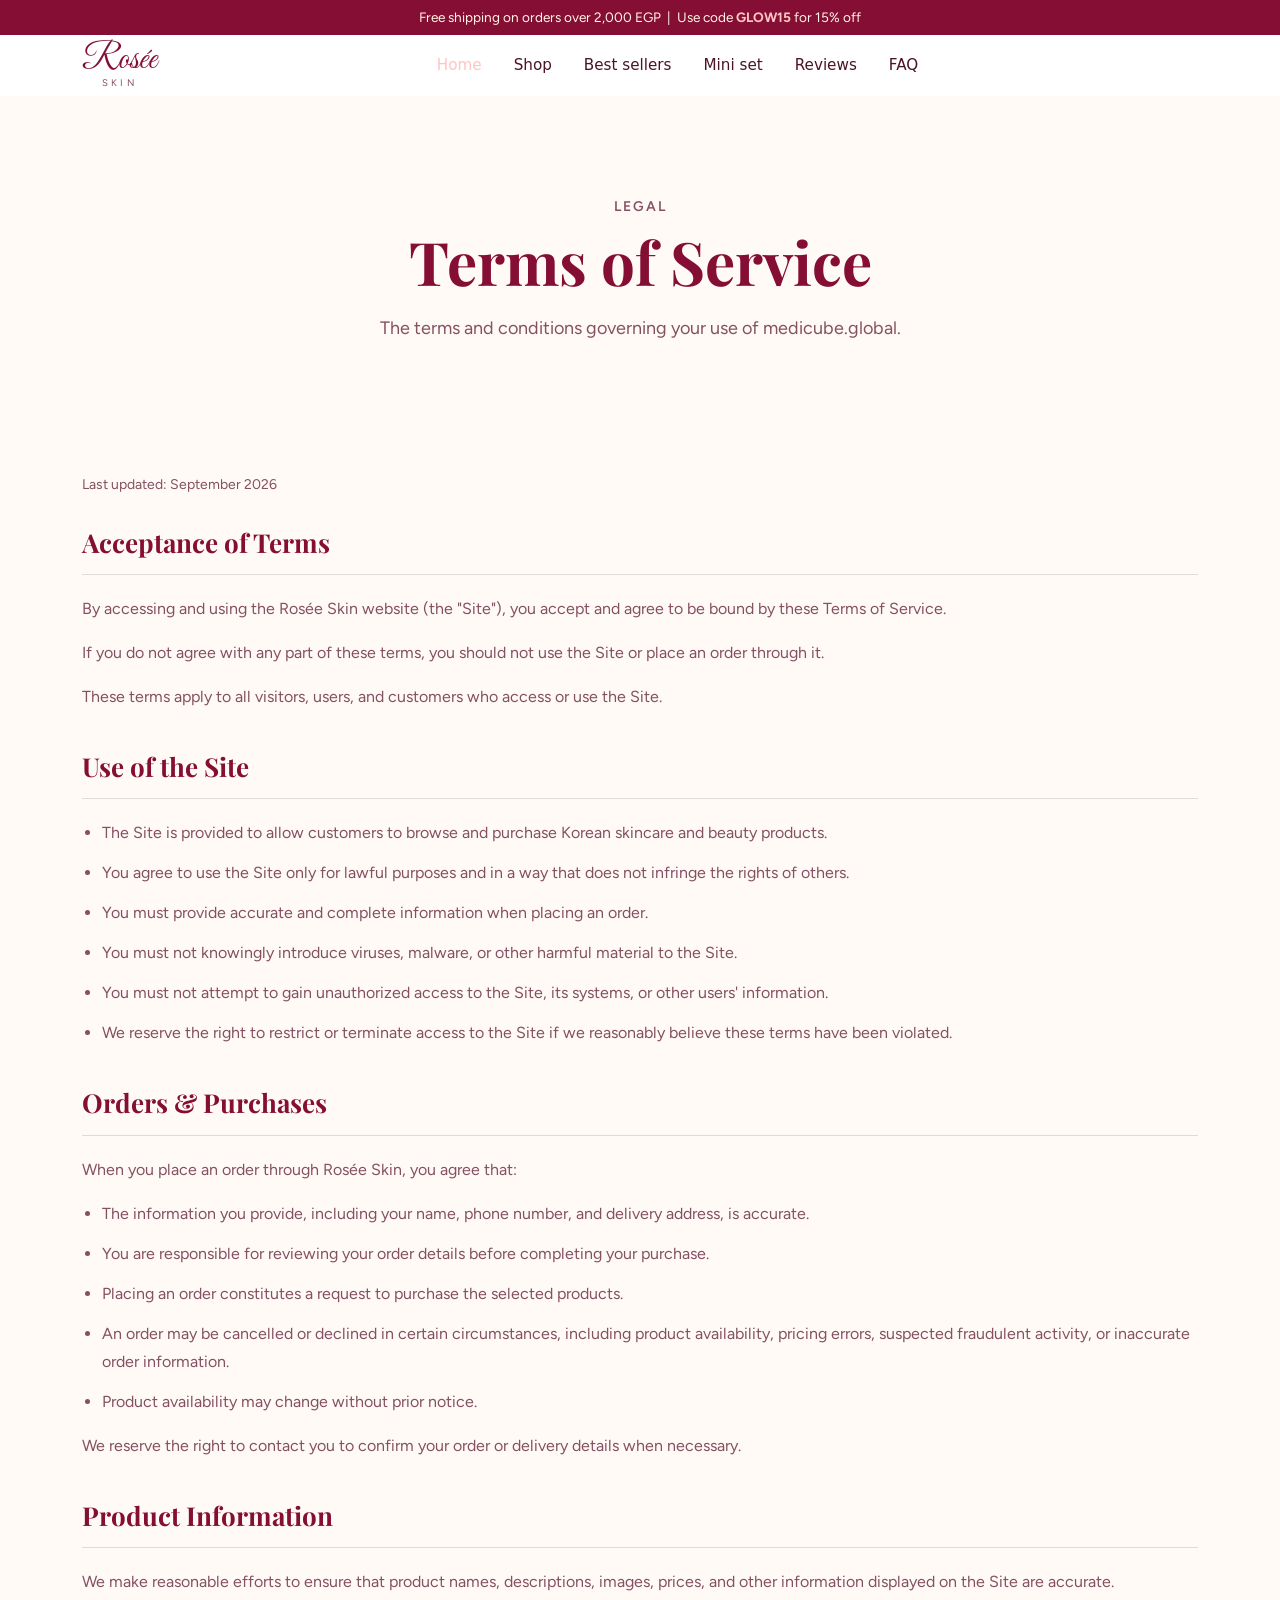
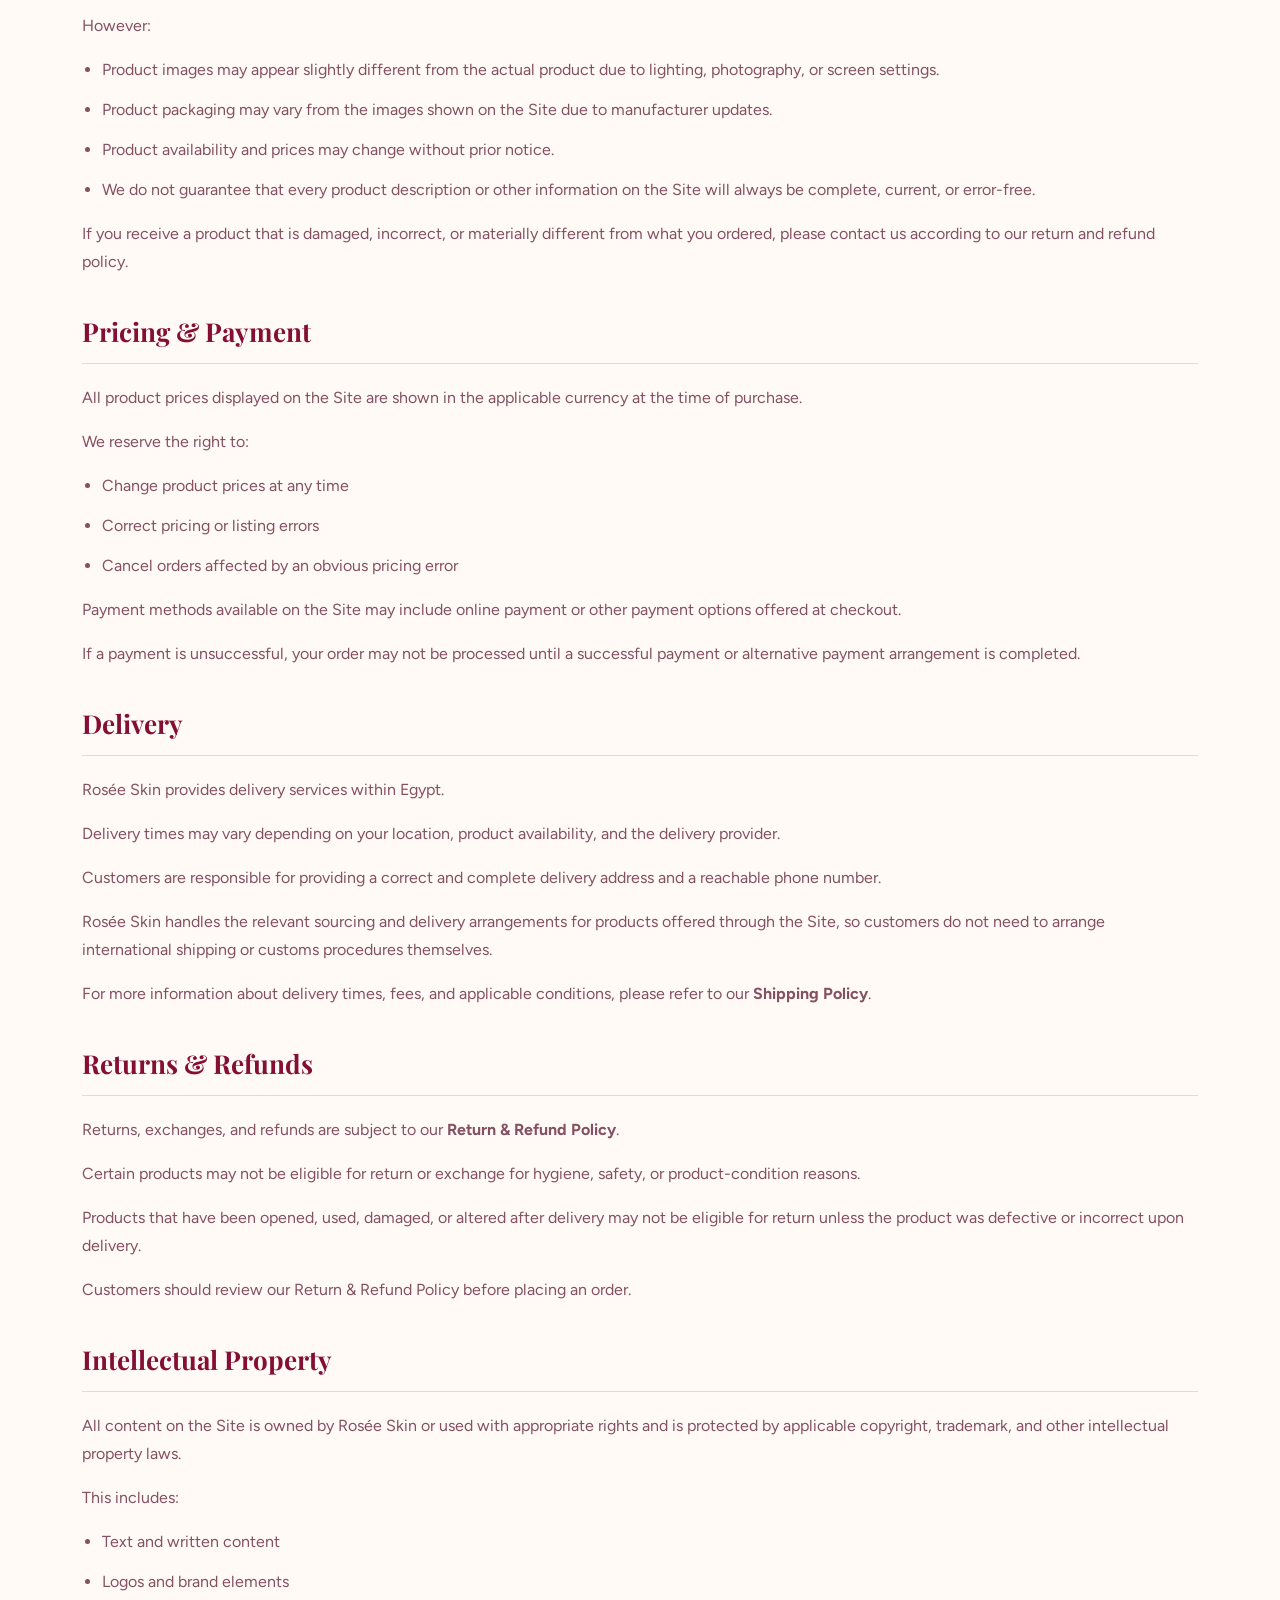
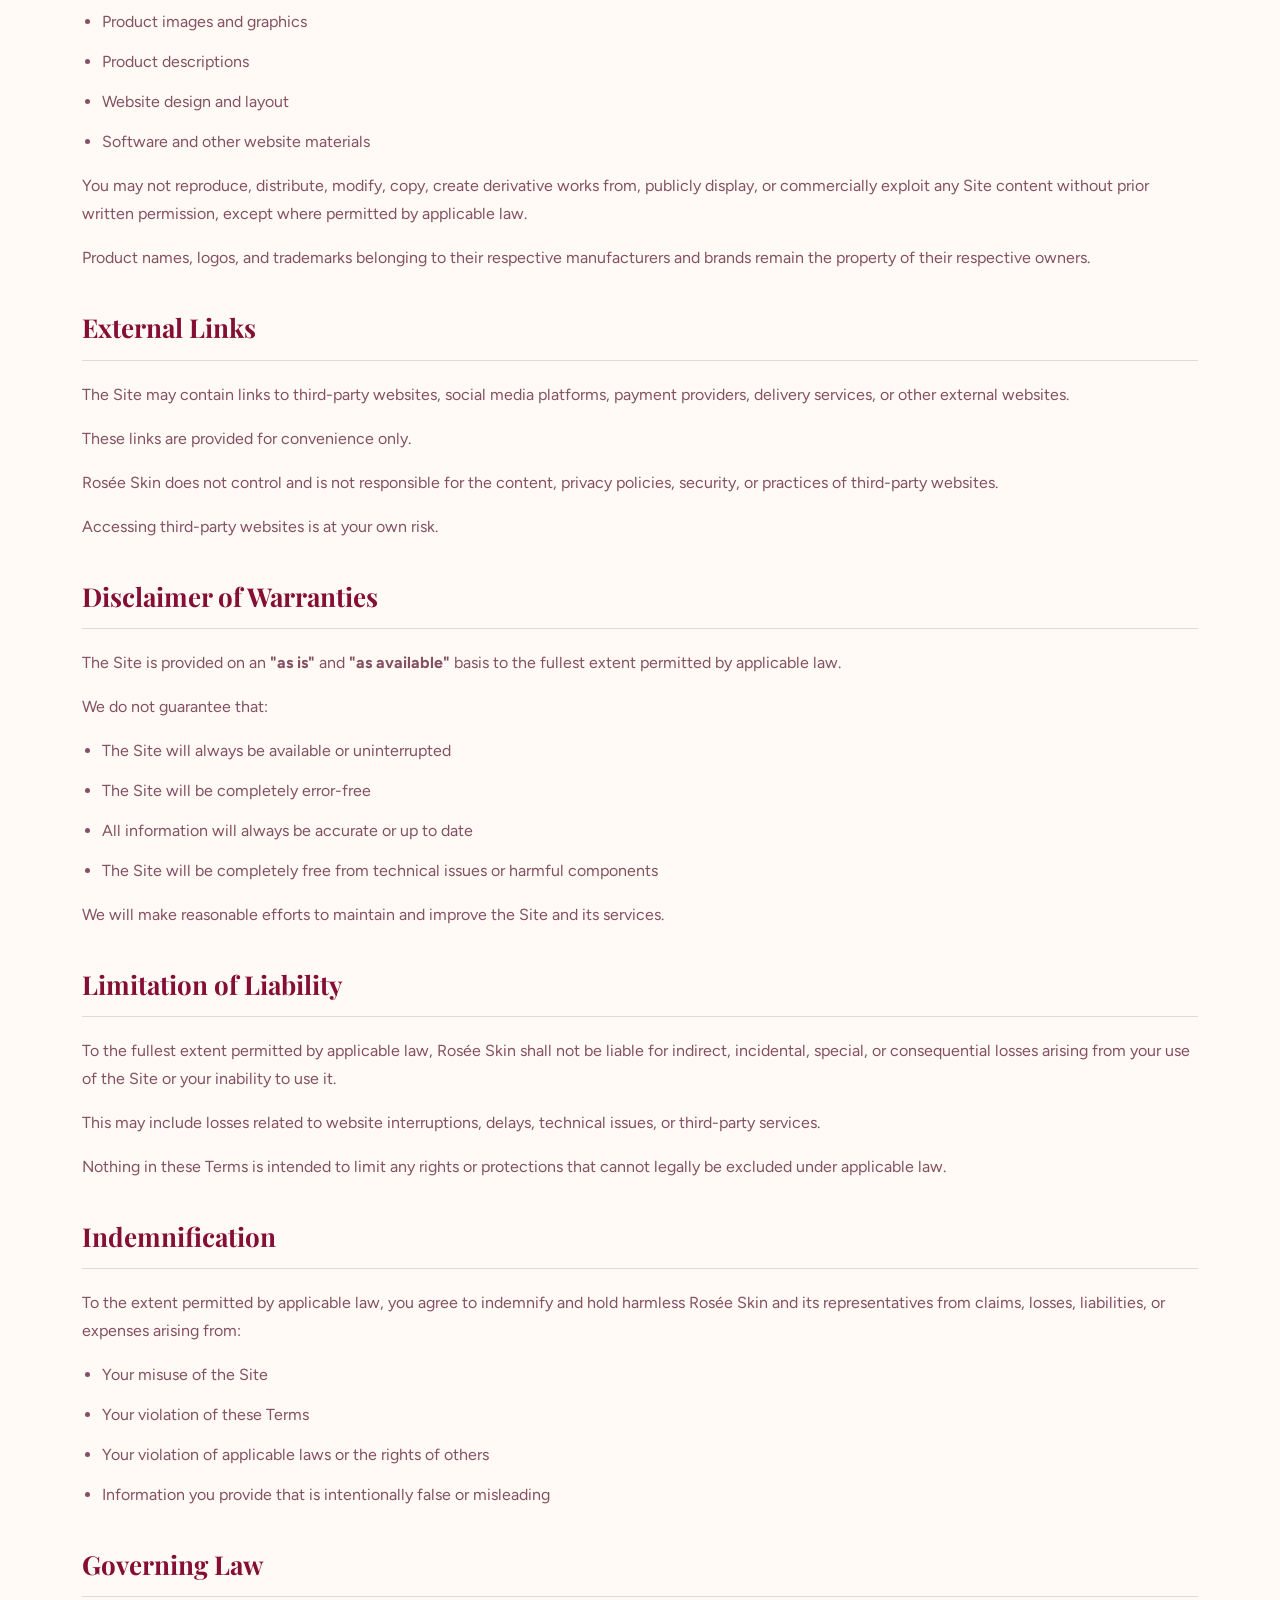
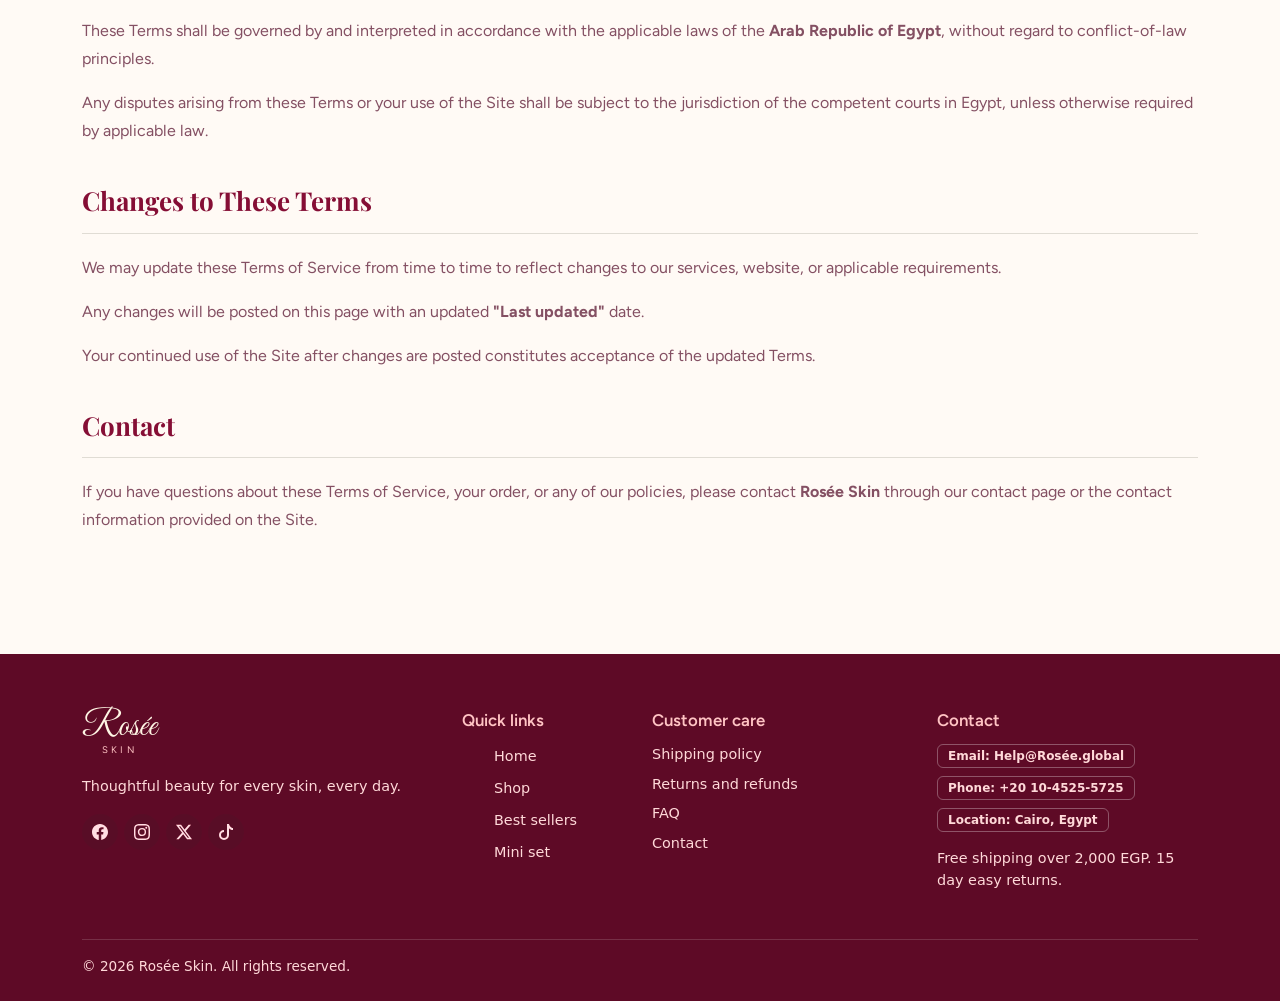
<file: project/Terms- of -Service.html>
<!doctype html>
<html lang="en">
  <head>
    <meta charset="UTF-8" />
    <meta name="viewport" content="width=device-width, initial-scale=1.0" />
    <title>Rosée Skin – Radiant skin, real confidence</title>
    <link rel="stylesheet" href="style.css" />
    <link
      href="https://cdn.jsdelivr.net/npm/bootstrap@5.3.8/dist/css/bootstrap.min.css"
      rel="stylesheet"
      integrity="sha384-sRIl4kxILFvY47J16cr9ZwB07vP4J8+LH7qKQnuqkuIAvNWLzeN8tE5YBujZqJLB"
      crossorigin="anonymous"
    />
    <script
      src="https://cdn.jsdelivr.net/npm/bootstrap@5.3.8/dist/js/bootstrap.bundle.min.js"
      integrity="sha384-FKyoEForCGlyvwx9Hj09JcYn3nv7wiPVlz7YYwJrWVcXK/BmnVDxM+D2scQbITxI"
      crossorigin="anonymous"
    ></script>
  </head>
  <body>
        <div class="announce">
      Free shipping on orders over 2,000 EGP &nbsp;|&nbsp; Use code <b>GLOW15</b> for
      15% off
    </div>
    <nav class="navbar navbar-expand-lg sticky-top">
      <div class="container">
        <a class="logo" href="./index.html">Rosée<small>SKIN</small></a>
        <button
          class="navbar-toggler ms-auto me-2"
          type="button"
          data-bs-toggle="collapse"
          data-bs-target="#menu"
          aria-controls="menu"
          aria-expanded="false"
          aria-label="Toggle menu"
        >
          <span class="navbar-toggler-icon"></span>
        </button>
        <div
          class="collapse navbar-collapse navbar-nav mx-auto gap-lg-3"
          id="menu"
        >
          <a class="nav-link active" href="./index.html">Home</a>
          <a class="nav-link" href="index.html#categories">Shop</a>
          <a class="nav-link" href="index.html#bestsellers">Best sellers</a>
          <a class="nav-link" href="index.html#miniset">Mini set</a>
          <a class="nav-link" href="index.html#reviews">Reviews</a>
          <a class="nav-link" href="index.html#faq">FAQ</a>
        </div>
      </div>
    </nav>
        <section id="contact">
      <div class="contact-hero">
        <div class="container">
          <p class="contact-eyebrow">Legal</p>
          <h1>Terms of Service</h1>
          <p class="contact-lead">
           The terms and conditions governing your use of medicube.global.
          </p>
        </div>
      </div>
    <section id="privacy-policy">
  <div class="container">
    <div class="last-updated">Last updated: September 2026</div>

    <div class="policy-block">
      <h2>Acceptance of Terms</h2>
      <p>By accessing and using the Rosée Skin website (the "Site"), you accept and agree to be bound by these Terms of Service.</p>
      <p>If you do not agree with any part of these terms, you should not use the Site or place an order through it.</p>
      <p>These terms apply to all visitors, users, and customers who access or use the Site.</p>
    </div>

    <div class="policy-block">
      <h2>Use of the Site</h2>
      <ul>
        <li>The Site is provided to allow customers to browse and purchase Korean skincare and beauty products.</li>
        <li>You agree to use the Site only for lawful purposes and in a way that does not infringe the rights of others.</li>
        <li>You must provide accurate and complete information when placing an order.</li>
        <li>You must not knowingly introduce viruses, malware, or other harmful material to the Site.</li>
        <li>You must not attempt to gain unauthorized access to the Site, its systems, or other users' information.</li>
        <li>We reserve the right to restrict or terminate access to the Site if we reasonably believe these terms have been violated.</li>
      </ul>
    </div>

    <div class="policy-block">
      <h2>Orders &amp; Purchases</h2>
      <p>When you place an order through Rosée Skin, you agree that:</p>
      <ul>
        <li>The information you provide, including your name, phone number, and delivery address, is accurate.</li>
        <li>You are responsible for reviewing your order details before completing your purchase.</li>
        <li>Placing an order constitutes a request to purchase the selected products.</li>
        <li>An order may be cancelled or declined in certain circumstances, including product availability, pricing errors, suspected fraudulent activity, or inaccurate order information.</li>
        <li>Product availability may change without prior notice.</li>
      </ul>
      <p>We reserve the right to contact you to confirm your order or delivery details when necessary.</p>
    </div>

    <div class="policy-block">
      <h2>Product Information</h2>
      <p>We make reasonable efforts to ensure that product names, descriptions, images, prices, and other information displayed on the Site are accurate.</p>
      <p>However:</p>
      <ul>
        <li>Product images may appear slightly different from the actual product due to lighting, photography, or screen settings.</li>
        <li>Product packaging may vary from the images shown on the Site due to manufacturer updates.</li>
        <li>Product availability and prices may change without prior notice.</li>
        <li>We do not guarantee that every product description or other information on the Site will always be complete, current, or error-free.</li>
      </ul>
      <p>If you receive a product that is damaged, incorrect, or materially different from what you ordered, please contact us according to our return and refund policy.</p>
    </div>

    <div class="policy-block">
      <h2>Pricing &amp; Payment</h2>
      <p>All product prices displayed on the Site are shown in the applicable currency at the time of purchase.</p>
      <p>We reserve the right to:</p>
      <ul>
        <li>Change product prices at any time</li>
        <li>Correct pricing or listing errors</li>
        <li>Cancel orders affected by an obvious pricing error</li>
      </ul>
      <p>Payment methods available on the Site may include online payment or other payment options offered at checkout.</p>
      <p>If a payment is unsuccessful, your order may not be processed until a successful payment or alternative payment arrangement is completed.</p>
    </div>

    <div class="policy-block">
      <h2>Delivery</h2>
      <p>Rosée Skin provides delivery services within Egypt.</p>
      <p>Delivery times may vary depending on your location, product availability, and the delivery provider.</p>
      <p>Customers are responsible for providing a correct and complete delivery address and a reachable phone number.</p>
      <p>Rosée Skin handles the relevant sourcing and delivery arrangements for products offered through the Site, so customers do not need to arrange international shipping or customs procedures themselves.</p>
      <p>For more information about delivery times, fees, and applicable conditions, please refer to our <strong>Shipping Policy</strong>.</p>
    </div>

    <div class="policy-block">
      <h2>Returns &amp; Refunds</h2>
      <p>Returns, exchanges, and refunds are subject to our <strong>Return &amp; Refund Policy</strong>.</p>
      <p>Certain products may not be eligible for return or exchange for hygiene, safety, or product-condition reasons.</p>
      <p>Products that have been opened, used, damaged, or altered after delivery may not be eligible for return unless the product was defective or incorrect upon delivery.</p>
      <p>Customers should review our Return &amp; Refund Policy before placing an order.</p>
    </div>

    <div class="policy-block">
      <h2>Intellectual Property</h2>
      <p>All content on the Site is owned by Rosée Skin or used with appropriate rights and is protected by applicable copyright, trademark, and other intellectual property laws.</p>
      <p>This includes:</p>
      <ul>
        <li>Text and written content</li>
        <li>Logos and brand elements</li>
        <li>Product images and graphics</li>
        <li>Product descriptions</li>
        <li>Website design and layout</li>
        <li>Software and other website materials</li>
      </ul>
      <p>You may not reproduce, distribute, modify, copy, create derivative works from, publicly display, or commercially exploit any Site content without prior written permission, except where permitted by applicable law.</p>
      <p>Product names, logos, and trademarks belonging to their respective manufacturers and brands remain the property of their respective owners.</p>
    </div>

    <div class="policy-block">
      <h2>External Links</h2>
      <p>The Site may contain links to third-party websites, social media platforms, payment providers, delivery services, or other external websites.</p>
      <p>These links are provided for convenience only.</p>
      <p>Rosée Skin does not control and is not responsible for the content, privacy policies, security, or practices of third-party websites.</p>
      <p>Accessing third-party websites is at your own risk.</p>
    </div>

    <div class="policy-block">
      <h2>Disclaimer of Warranties</h2>
      <p>The Site is provided on an <strong>"as is"</strong> and <strong>"as available"</strong> basis to the fullest extent permitted by applicable law.</p>
      <p>We do not guarantee that:</p>
      <ul>
        <li>The Site will always be available or uninterrupted</li>
        <li>The Site will be completely error-free</li>
        <li>All information will always be accurate or up to date</li>
        <li>The Site will be completely free from technical issues or harmful components</li>
      </ul>
      <p>We will make reasonable efforts to maintain and improve the Site and its services.</p>
    </div>

    <div class="policy-block">
      <h2>Limitation of Liability</h2>
      <p>To the fullest extent permitted by applicable law, Rosée Skin shall not be liable for indirect, incidental, special, or consequential losses arising from your use of the Site or your inability to use it.</p>
      <p>This may include losses related to website interruptions, delays, technical issues, or third-party services.</p>
      <p>Nothing in these Terms is intended to limit any rights or protections that cannot legally be excluded under applicable law.</p>
    </div>

    <div class="policy-block">
      <h2>Indemnification</h2>
      <p>To the extent permitted by applicable law, you agree to indemnify and hold harmless Rosée Skin and its representatives from claims, losses, liabilities, or expenses arising from:</p>
      <ul>
        <li>Your misuse of the Site</li>
        <li>Your violation of these Terms</li>
        <li>Your violation of applicable laws or the rights of others</li>
        <li>Information you provide that is intentionally false or misleading</li>
      </ul>
    </div>

    <div class="policy-block">
      <h2>Governing Law</h2>
      <p>These Terms shall be governed by and interpreted in accordance with the applicable laws of the <strong>Arab Republic of Egypt</strong>, without regard to conflict-of-law principles.</p>
      <p>Any disputes arising from these Terms or your use of the Site shall be subject to the jurisdiction of the competent courts in Egypt, unless otherwise required by applicable law.</p>
    </div>

    <div class="policy-block">
      <h2>Changes to These Terms</h2>
      <p>We may update these Terms of Service from time to time to reflect changes to our services, website, or applicable requirements.</p>
      <p>Any changes will be posted on this page with an updated <strong>"Last updated"</strong> date.</p>
      <p>Your continued use of the Site after changes are posted constitutes acceptance of the updated Terms.</p>
    </div>

    <div class="policy-block">
      <h2>Contact</h2>
      <p>If you have questions about these Terms of Service, your order, or any of our policies, please contact <strong>Rosée Skin</strong> through our contact page or the contact information provided on the Site.</p>
    </div>

  </div>
</section>
  <footer>
      <div class="container">
        <div class="row g-4">
          <div class="col-lg-4">
            <a class="logo" href="#home">Rosée<small>SKIN</small></a>

            <p>Thoughtful beauty for every skin, every day.</p>

            <div class="socials">
              <a
                class="soc"
                href="https://www.facebook.com/"
                aria-label="Facebook"
              >
                <img src="../photos/facebook.svg" alt="Facebook" />
              </a>

              <a
                class="soc"
                href="https://www.instagram.com/"
                aria-label="Instagram"
              >
                <img src="../photos/instagram.svg" alt="Instagram" />
              </a>

              <a class="soc" href="https://x.com/" aria-label="X">
                <img src="../photos/twitter-x.svg" alt="X" />
              </a>

              <a class="soc" href="https://www.tiktok.com/" aria-label="TikTok">
                <img src="../photos/tiktok.svg" alt="TikTok" />
              </a>
            </div>
          </div>

          <div class="col-6 col-lg-2">
            <h4>Quick links</h4>
            <ul class="footer-links">
              <li><a href="index.html#home">Home</a></li>
              <li><a href="index.html#categories">Shop</a></li>
              <li><a href="index.html#bestsellers">Best sellers</a></li>
              <li><a href="index.html#miniset">Mini set</a></li>
            </ul>
          </div>

          <div class="col-6 col-lg-3">
            <h4>Customer care</h4>
            <div class="footer-links">
              <a href="index.html#faq">Shipping policy</a>
              <a href="index.html#faq">Returns and refunds</a>
              <a href="index.html#faq">FAQ</a>
              <a href="../project/contact.html">Contact</a>
            </div>
          </div>

          <div class="col-lg-3">
            <h4>Contact</h4>

            <div class="pay">
              <span>Email: Help@Rosée.global</span>
              <span>Phone: +20 10-4525-5725</span>
              <span>Location: Cairo, Egypt</span>
            </div>

            <p>Free shipping over 2,000 EGP. 15 day easy returns.</p>
          </div>
        </div>

        <div class="footer-bottom">
          &copy; 2026 Rosée Skin. All rights reserved.
        </div>
      </div>
    </footer>
  </body>
</html>
</file>
<file: project/style.css>
@import url("https://fonts.googleapis.com/css2?family=Great+Vibes&family=Playfair+Display:wght@500;600;700&family=Figtree:wght@400;500;600&display=swap");
* {
  margin: 0;
  padding: 0;
  box-sizing: border-box;
}
body {
  background-color: #fffbf5 !important;
}
.announce {
  background-color: #850e35;
  justify-content: center;
  text-align: center;
  color: #fff5e4;
  font-size: 0.85rem;
  text-align: center;
  padding: 0.45rem 1rem;
  font-family: "Figtree", system-ui, sans-serif;
  b {
    color: #ffc4c4;
  }
}
.navbar {
  background-color: #fff !important;
  border-bottom: 1px solid var(--line);

  .container {
    .logo {
      display: inline-block;
      font-family: "Great Vibes", cursive;
      font-size: 2.2rem;
      line-height: 1;
      color: #850e35;
      text-decoration: none;

      small {
        display: block;
        font-family: "Figtree", sans-serif;
        font-size: 0.6rem;
        letter-spacing: 0.35em;
        text-align: center;
        color: #845063;
      }
    }

    #menu {
      justify-content: center;

      .nav-link {
        color: #4a1327 !important;
        font-weight: 500;
        font-size: 0.95rem;

        &:hover,
        &.active {
          color: #ffc4c4 !important;
        }
      }
    }

    .icons {
      justify-content: end;
      display: flex;
      align-items: center;
      gap: 25px;
    }

    .icons a {
      color: #4a1327;
      font-size: 22px;
      text-decoration: none;
      position: relative;
      transition: 0.3s;
    }

    .icons a:hover {
      color: #850e35;
    }

    .cart-icon span {
      position: absolute;
      top: -12px;
      right: -12px;

      width: 21px;
      height: 21px;
      border-radius: 50%;

      background-color: #ee6983;
      color: white;

      font-family: Arial, sans-serif;
      font-size: 12px;

      display: flex;
      align-items: center;
      justify-content: center;
    }

  .user-dropdown {
    min-width: 190px;
    padding: 8px;
    background: #fffaf5;
    border: 1px solid #f5d6d6;
    border-radius: 14px;
    box-shadow: 0 12px 30px rgba(133, 14, 53, 0.12);
    font-family: "Figtree", sans-serif;

    .dropdown-item {
      font-size: 0.95rem;
      font-weight: 500;
      color: #4a1327;
      padding: 9px 14px;
      border-radius: 8px;

      &:hover,
      &:focus {
        background: #f5d6d6;
        color: #850e35;
      }

      &:active {
        background: #850e35;
        color: #fff5e4;
      }
    }

    .dropdown-divider {
      border-top: 1px solid #f5d6d6;
      margin: 6px 0;
      opacity: 1;
    }
  }
}
  }

#bag {
  font-family: "Figtree", sans-serif;

  .offcanvas-header {
    border-bottom: 1px solid #f5d6d6;
    padding: 20px 24px;
  }

  .offcanvas-title {
    font-family: "Playfair Display", Georgia, serif;
    font-weight: 700;
    color: #850e35;
  }

  .btn-close:focus {
    box-shadow: none;
  }

  .offcanvas-body {
    padding: 20px 24px 24px;
  }

  .text-soft {
    color: #845063;
  }

  .promo {
    .input-group {
      gap: 0;
    }

    .form-control {
      border: 1px solid #f5d6d6;
      border-radius: 8px 0 0 8px;
      padding: 11px 16px;
      background: #fffaf5;
      color: #4a1327;

      &:focus {
        box-shadow: none;
        border-color: #ee6983;
      }
    }

    .btn-rose {
      border-radius: 0 8px 8px 0;
    }
  }

  .btn-rose {
    background: #850e35;
    border: 2px solid #850e35;
    color: #fff5e4;
    font-weight: 600;
    transition: 0.15s;

    &:hover {
      background: #ee6983;
      border-color: #ee6983;
      color: #fff;
    }
  }

  #checkout {
    border-radius: 8px;
    padding: 0.9rem 1.7rem;
    font-size: 1rem;
  }

  .cart-item {
    display: flex;
    justify-content: space-between;
    align-items: center;
    padding: 12px 0;
    border-bottom: 1px solid #f5d6d6;
    gap: 15px;

    span {
      font-size: 14px;
      color: #4a1327;
    }

    strong {
      color: #850e35;
      font-size: 14px;
      white-space: nowrap;
    }
  }
}
 .toast-container {
  z-index: 1090;
}

#loginToast,
#orderToast {
  font-family: "Figtree", sans-serif;
  background: #fffaf5;
  border: 1px solid #f5d6d6;
  border-radius: 14px;
  box-shadow: 0 12px 30px rgba(133, 14, 53, 0.18);
  overflow: hidden;
  min-width: 300px;

  .toast-header {
    background: #850e35;
    color: #fff5e4;
    border-bottom: 0;
    padding: 12px 16px;

    strong {
      font-family: "Playfair Display", Georgia, serif;
      font-weight: 700;
      letter-spacing: 0.02em;
    }

    .btn-close {
      filter: invert(1) brightness(2);
      opacity: 0.85;

      &:hover {
        opacity: 1;
      }
    }
  }

  .toast-body {
    color: #4a1327;
    font-size: 0.92rem;
    line-height: 1.5;
    padding: 16px;

    .border-top {
      border-color: #f5d6d6 !important;
    }

    .btn-rose {
      background: #850e35;
      border: 2px solid #850e35;
      color: #fff5e4;
      font-weight: 600;
      border-radius: 8px;
      transition: 0.15s;

      &:hover {
        background: #ee6983;
        border-color: #ee6983;
        color: #fff;
      }
    }

    .btn-outline-secondary {
      color: #850e35;
      border: 2px solid #f5d6d6;
      background: transparent;
      font-weight: 600;
      border-radius: 8px;

      &:hover {
        background: #f5d6d6;
        color: #850e35;
      }
    }
  }
}

.hero {
  position: relative;
  min-height: calc(100vh - 80px);
  overflow: hidden;
  .hero-img {
    position: absolute;
    inset: 0;
    width: 100%;
    height: 100%;
    object-fit: cover;
    z-index: 0;
  }

  .container {
    position: relative;
    min-height: calc(100vh - 80px);
    z-index: 1;
  }

  .hero-content {
    min-height: calc(100vh - 80px);
    padding-top: 20px;
  }

  h1 {
    font-family: "Playfair Display", serif;
    font-size: clamp(3rem, 5.5vw, 4.8rem);
    line-height: 1.08;
    color: #850e35;
    font-weight: 700;
    margin-bottom: 0;
  }

  p {
    font-family: "Figtree", sans-serif;
    color: #6b1230;
    font-size: 1.15rem;
    line-height: 1.6;
    max-width: 570px;
  }

  .btn-rose {
    background: #850e35;
    border: 2px solid #850e35;
    color: #fff5e4;
    border-radius: 8px;
    padding: 0.75rem 1.7rem;
    font-weight: 600;
    transition: 0.15s;
  }

  .btn-rose:hover {
    background: #ee6983;
    border-color: #ee6983;
    color: #fff;
  }

  .btn-soft {
    background: #ffffff;
    color: #850e35;
    border: 2px solid #ffffff;
    border-radius: 8px;
    padding: 0.75rem 1.7rem;
    font-weight: 600;
  }

  .btn-soft:hover {
    background: #fff5e4;
    color: #850e35;
  }
  @media (max-width: 991.98px) {
    .hero {
      min-height: 750px;

      .hero-img {
        object-position: center;
      }

      .container {
        min-height: 750px;
      }

      .hero-content {
        min-height: 750px;
        padding-top: 40px;
      }

      h1 {
        font-size: clamp(2.8rem, 7vw, 4rem);
      }

      p {
        font-size: 1.05rem;
      }
    }
  }
  @media (max-width: 767.98px) {
    .hero {
      min-height: 700px;

      .hero-img {
        object-position: 62% center;
      }

      .container {
        min-height: 700px;
      }

      .hero-content {
        min-height: 700px;
        padding-top: 50px;
      }

      h1 {
        font-size: clamp(2.5rem, 12vw, 3.5rem);
        line-height: 1.05;
      }

      p {
        font-size: 1rem;
        max-width: 400px;
      }

      .btn-rose,
      .btn-soft {
        padding: 0.7rem 1.3rem;
      }
    }
  }
}
.trust {
  margin-top: -2rem;
  position: relative;
  z-index: 2;

  .trust-card {
    background: #fff;
    border: 1px solid var(--line);
    border-radius: 14px;
    padding: 1.2rem 1.4rem;
    box-shadow: 0 8px 28px rgba(133, 14, 53, 0.08);

    .trust-item {
      display: flex;
      align-items: center;
      gap: 0.8rem;

      img {
        width: 34px;
        height: 34px;
        flex: 0 0 34px;
        object-fit: contain;
        filter: invert(57%) sepia(65%) saturate(1071%) hue-rotate(307deg)
          brightness(101%) contrast(88%);
      }

      strong {
        display: block;
        font-size: 0.92rem;
        color: #850e35;
      }

      span {
        font-size: 0.8rem;
        color: #845063;
      }
    }
  }
}
#categories {
  padding-top: 50px;
  .center-head {
    padding-bottom: 50px;
    justify-content: center;
    text-align: center;
    h2 {
      font-family: "Playfair Display", Georgia, serif;
      color: #850e35;
      line-height: 1.15;
      font-weight: 600;
      font-size: clamp(1.9rem, 4vw, 2.8rem);
    }
    p {
      color: #845063;
      margin: 0.6rem auto 0;
      font-family: "Figtree", system-ui, sans-serif;
      line-height: 1.65;
    }
  }
  .cat {
    display: block;
    text-align: center;
    text-decoration: none;
    color: #4a1327;
    width: 100%;

    .oval {
      position: relative;
      display: flex;
      align-items: center;
      justify-content: center;
      width: 100%;
      aspect-ratio: 3 / 4;
      border-radius: 50% / 42%;
      overflow: hidden;
      margin-bottom: 11px;
      border: 3px solid transparent;
      background: #ffe3e3;
      transition: 0.2s;

      img {
        width: 100%;
        height: 100%;
        object-fit: cover;
        display: block;
      }

      video {
        position: absolute;
        inset: 0;
        width: 100%;
        height: 100%;
        object-fit: cover;
        opacity: 0;
        transition: 0.3s;
      }
    }

    .cat-name {
      font-weight: 600;
      font-size: 0.9rem;
    }

    &:hover .oval {
      transform: translateY(-4px);
      border-color: #850e35;
    }

    &:hover .oval video {
      opacity: 1 !important;
    }
  }
}

.sale-section {
  padding-top: 50px;
  padding-bottom: 48px;

  .sale {
    display: flex;
    border-radius: 20px;
    overflow: hidden;
    min-height: 340px;

    .sale-text {
      flex: 0 0 42%;
      background: linear-gradient(160deg, #a01948, #850e35 60%, #6a0a2a);
      color: #fff5e4;
      padding: 56px 48px;
      display: flex;
      flex-direction: column;
      justify-content: center;
      align-items: flex-start;

      h2 {
        color: #fff5e4;
        font-size: clamp(2rem, 4vw, 3rem);
      }

      p {
        color: #ffd9d9;
        margin: 16px 0 4px;
      }

      .code {
        display: inline-block;
        border: 2px dashed #ffc4c4;
        color: #ffc4c4;
        border-radius: 8px;
        padding: 5px 15px;
        font-weight: 600;
        margin: 6px 0 22px;
      }
      .btn-soft {
        background: #ffffff;
        color: #850e35;
        border: 2px solid var(--surface);
        border-radius: 8px;
        padding: 0.75rem 1.7rem;
        font-weight: 600;
      }
      .btn-soft:hover {
        background: #fff5e4;
        color: #850e35;
      }
    }

    .sale-img {
      flex: 1;
      position: relative;
      background: #f9b8c5;

      img {
        position: absolute;
        inset: 0;
        width: 100%;
        height: 100%;
        object-fit: contain;
        -webkit-mask-image: linear-gradient(
          to right,
          transparent,
          #000 8%,
          #000 92%,
          transparent
        );
        mask-image: linear-gradient(
          to right,
          transparent,
          #000 8%,
          #000 92%,
          transparent
        );
      }
    }

    @media (max-width: 991.98px) {
      flex-direction: column;

      .sale-text {
        flex: none;
        padding: 40px 28px;
      }

      .sale-img {
        flex: none;
        height: 400px;
      }
    }
  }
}

.products {
  padding-top: 8px;
  padding-bottom: 50px;

  .products-head {
    display: flex;
    justify-content: space-between;
    align-items: flex-end;
    margin-bottom: 24px;
    font-family: "Playfair Display", Georgia, serif;
    color: #850e35;
    line-height: 1.15;
    font-weight: 600;

    h2 {
      margin: 0;
      font-size: clamp(1.8rem, 4vw, 2.6rem);
    }
  }

  .view-all {
    color: #850e35;
    font-weight: 600;
    text-decoration: none;
    border-bottom: 2px solid #ee6983;
  }

  .product {
    background: #fff;
    border: 1px solid #f5d6d6;
    border-radius: 14px;
    padding: 13px;
    height: 100%;
    display: flex;
    flex-direction: column;
    position: relative;
    scroll-margin-top: 100px;

    .pic {
      aspect-ratio: 1 / 1;
      border-radius: 10px;
      overflow: hidden;
      background: #ffe3e3;

      img {
        width: 100%;
        height: 100%;
        object-fit: cover;
        display: block;
      }
    }

    h3 {
      font-family: "Figtree", sans-serif;
      font-size: 0.98rem;
      font-weight: 600;
      color: #4a1327;
      margin: 13px 0 2px;
      text-align: center;
      min-height: 40px;
      display: flex;
      align-items: center;
      justify-content: center;
      line-height: 1.25;
    }

    .sub {
      font-size: 0.8rem;
      color: #845063;
      text-align: center;
      min-height: 42px;
      line-height: 1.3;
    }

    .stars {
      color: #e8a317;
      font-size: 0.85rem;
      text-align: center;
      letter-spacing: 1px;

      small {
        color: #845063;
        letter-spacing: 0;
      }
    }

    .price {
      font-weight: 700;
      color: #850e35;
      text-align: center;
      font-size: 1.05rem;
      margin: 3px 0 10px;
    }

    .btn-add {
      display: block;
      text-align: center;
      text-decoration: none;
      margin-top: auto;
      background: #850e35;
      color: #fff5e4;
      border: 0;
      border-radius: 6px;
      width: 100%;
      padding: 9px;
      font-size: 0.85rem;
      font-weight: 600;

      &:hover {
        background: #ee6983;
        color: #fff;
      }
    }

    .heart-check {
      position: absolute;
      opacity: 0;
      pointer-events: none;

      &:checked + .heart {
        background: #ee6983;
        color: #fff;

        &::before {
          content: "♥";
        }
      }

      &:focus-visible + .heart {
        outline: 3px solid #ee6983;
        outline-offset: 2px;
      }
    }

    .heart {
      position: absolute;
      top: 18px;
      right: 18px;
      z-index: 1;
      background: rgba(255, 255, 255, 0.85);
      border-radius: 50%;
      width: 34px;
      height: 34px;
      display: flex;
      align-items: center;
      justify-content: center;
      color: #850e35;
      font-size: 1.1rem;
      line-height: 1;
      cursor: pointer;

      &::before {
        content: "♡";
      }
    }
  }
}

#instore {
  padding-top: 50px;
  padding-bottom: 50px;
  background: #ffe9e4;

  h2 {
    font-family: "Playfair Display", Georgia, serif;
    color: #850e35;
    line-height: 1.15;
    font-weight: 600;
    font-size: clamp(2rem, 4.5vw, 3.4rem);
  }

  p {
    color: #845063;
    font-size: 1.25rem;
    margin: 16px 0 12px;
    max-width: 480px;
    padding-bottom: 10px;
  }
  .btn-rose {
    background: #850e35;
    color: #fff5e4;
    border: 2px solid #6b1230;
    border-radius: 8px;
    padding: 0.75rem 1.7rem;
    font-weight: 600;
    transition: 0.15s;

    &:hover {
      background: #ee6983;
      color: #fff;
    }
  }

  .band-img {
    max-width: 460px;
    margin: 0 auto;

    img {
      width: 100%;
      height: auto;
      display: block;
      border-radius: 20px;
    }
  }
}

.miniset {
  padding-top: 50px;
  padding-bottom: 50px;
  .center-head {
    justify-content: center;
    text-align: center;
    padding-bottom: 20px;
    h2 {
      font-size: clamp(1.9rem, 4vw, 2.8rem);
      font-family: "Playfair Display", Georgia, serif;
      color: #850e35;
      line-height: 1.15;
      font-weight: 600;
    }
    p {
      color: #845063;
      font-family: "Playfair Display", Georgia, serif;
    }
  }
  .mini-img {
    background: #ffc4c4;
    border-radius: 24px;
    overflow: hidden;

    img {
      width: 100%;
      height: auto;
      display: block;
    }
  }
  .btn-rose {
    background: #850e35;
    color: #fff5e4;
    border: 2px solid #6b1230;
    border-radius: 8px;
    padding: 0.75rem 1.7rem;
    font-weight: 600;
    transition: 0.15s;

    &:hover {
      background: #ee6983;
      color: #fff;
    }
  }

  .mstep {
    display: flex;
    gap: 19px;
    align-items: flex-start;
    padding: 16px 0;
    border-bottom: 1px solid #f5d6d6;

    &:last-of-type {
      border-bottom: 0;
    }

    .n {
      font-family: "Playfair Display", serif;
      font-size: 3.6rem;
      line-height: 0.9;
      color: #ffc4c4;
      flex: 0 0 48px;
      font-weight: 700;
    }

    h3 {
      font-size: 1.25rem;
      margin-bottom: 2px;
    }

    p {
      margin: 0;
      color: #845063;
    }
  }
}

#reviews {
  padding-top: 50px;
  padding-bottom: 50px;
  background-color: #e9647f;
  .loved-head {
    text-align: center;
    margin-bottom: 48px;
  }

  h2 {
    font-family: "Playfair Display", Georgia, serif;
    color: #fff;
    font-size: clamp(2rem, 4.5vw, 3rem);
    text-shadow: 0 1px 12px rgba(133, 14, 53, 0.35);
  }

  .loved-sub {
    color: #fff;
    margin-top: 8px;
  }
  .review {
    background: rgba(255, 255, 255, 0.92);
    border-radius: 16px;
    padding: 26px;
    height: 100%;
    color: #4a1327;

    .stars {
      color: #e8a317;
      letter-spacing: 1px;
    }

    p {
      margin: 8px 0 12px;
    }

    .who {
      font-weight: 600;
      color: #850e35;
    }
  }
}

#faq {
  padding-top: 50px;
  padding-bottom: 50px;

  .container {
    padding-top: 50px;
    h2 {
      font-family: "Playfair Display", serif;
      font-size: 60px;
      line-height: 1.08;
      color: #850e35;
      font-weight: 700;
      margin: 0;
      text-align: center;
    }
  }

  .row {
    align-items: stretch;
  }

  .col-lg-4 {
    display: flex;
    align-items: center;
    justify-content: center;
  }

  .accordion-item {
    background: transparent;
    border: 2px solid #f5d6d6;
    border-radius: 20px;
    margin-bottom: 16px;
    overflow: hidden;
  }

  .accordion-button {
    font-family: "Figtree", sans-serif;
    font-size: 18px;
    font-weight: 700;
    color: #850e35;
    background: #fffaf5;
    padding: 20px 24px;
    box-shadow: none;

    &:not(.collapsed) {
      background: #f5d6d6;
      color: #850e35;
    }

    &:focus {
      border-color: #ffc4c4;
      box-shadow: 0 0 0 3px #ffc4c4;
    }

    &::after {
      filter: invert(25%) sepia(60%) saturate(1500%) hue-rotate(310deg);
    }
  }

  .accordion-body {
    font-family: "Figtree", sans-serif;
    font-size: 16px;
    line-height: 1.7;
    color: #845063;
    background: #fffaf5;
    padding: 20px 24px 24px;
  }
}

.join {
  background: #fff5e4;
  color: #4a1327;
  padding: 48px 0;

  h2 {
    font-size: clamp(1.8rem, 4vw, 2.6rem);
  }

  p {
    margin: 8px 0 0;
    color: #845063;
  }

  .news {
    .form-control {
      border: 1px solid #f5d6d6;
      border-radius: 8px;
      padding: 11px 16px;
      background: #fff;
      color: #4a1327;
    }

    .btn {
      border-radius: 8px;
      background: #ee6983;
      border: 0;
      color: #fff;
      font-weight: 600;
      padding: 11px 19px;

      &:hover {
        background: #ff7d95;
      }
    }
  }
}
#contact {
  background: #fffaf5;
  .contact-hero {
    padding: 100px 0 50px;
    text-align: center;

    .contact-eyebrow {
      font-family: "Figtree", sans-serif;
      font-size: 14px;
      font-weight: 600;
      letter-spacing: 2px;
      text-transform: uppercase;
      color: #845063;
      margin-bottom: 12px;
    }

    h1 {
      font-family: "Playfair Display", serif;
      font-size: 60px;
      line-height: 1.08;
      font-weight: 700;
      color: #850e35;
      margin-bottom: 20px;
    }

    .contact-lead {
      font-family: "Figtree", sans-serif;
      font-size: 18px;
      line-height: 1.7;
      color: #845063;
      max-width: 660px;
      margin: 0 auto;
    }
  }

  .contact-body {
    padding: 50px 0 100px;

    h2 {
      font-family: "Playfair Display", serif;
      font-size: 34px;
      font-weight: 700;
      color: #850e35;
      margin-bottom: 32px;
    }
  }

  .contact-form {
    label {
      display: block;
      font-family: "Figtree", sans-serif;
      font-size: 15px;
      font-weight: 600;
      color: #850e35;
      margin-bottom: 8px;
    }

    input,
    select,
    textarea {
      width: 100%;
      font-family: "Figtree", sans-serif;
      font-size: 16px;
      color: #850e35;
      background: #fff;
      border: 2px solid #f5d6d6;
      border-radius: 16px;
      padding: 14px 20px;
      transition:
        border-color 0.2s ease,
        box-shadow 0.2s ease;

      &::placeholder {
        color: #845063;
        opacity: 0.6;
      }

      &:focus {
        outline: none;
        border-color: #ffc4c4;
        box-shadow: 0 0 0 3px #ffc4c4;
      }
    }

    textarea {
      resize: vertical;
      min-height: 150px;
    }

    .contact-btn {
      font-family: "Figtree", sans-serif;
      font-size: 16px;
      font-weight: 700;
      color: #fffaf5;
      background: #850e35;
      border: 2px solid #850e35;
      border-radius: 16px;
      padding: 14px 36px;
      margin-top: 8px;
      cursor: pointer;
      transition:
        background 0.2s ease,
        color 0.2s ease;

      &:hover {
        background: #ffc4c4;
        border-color: #ffc4c4;
        color: #850e35;
      }

      &:focus-visible {
        outline: none;
        box-shadow: 0 0 0 3px #ffc4c4;
      }
    }
  }

  .contact-cards {
    display: flex;
    flex-direction: column;
    gap: 24px;
  }

  .contact-card {
    background: #fff;
    border: 2px solid #f5d6d6;
    border-radius: 20px;
    padding: 28px 32px;

    h3 {
      font-family: "Playfair Display", serif;
      font-size: 20px;
      font-weight: 700;
      color: #850e35;
      margin-bottom: 12px;
    }

    p {
      font-family: "Figtree", sans-serif;
      font-size: 16px;
      line-height: 1.6;
      color: #845063;
      margin-bottom: 12px;
    }

    a {
      font-family: "Figtree", sans-serif;
      font-size: 16px;
      font-weight: 600;
      color: #850e35;
      text-decoration: none;
      border-bottom: 2px solid #ffc4c4;
      transition: background 0.2s ease;

      &:hover {
        background: #f5d6d6;
      }
    }

    .contact-links {
      display: flex;
      flex-wrap: wrap;
      gap: 12px 24px;
    }

    ul {
      list-style: none;
      padding: 0;
      margin: 0;
      display: flex;
      flex-direction: column;
      gap: 12px;
    }
  }
}

@media (max-width: 991px) {
  #contact {
    .contact-hero {
      padding-top: 70px;

      h1 {
        font-size: 42px;
      }
    }

    .contact-body h2 {
      font-size: 28px;
    }
  }
}
#privacy-policy {
  padding: 80px 0;
  .container {
    .last-updated {
      font-family: "Figtree", sans-serif;
      font-size: 14px;
      color: #845063;
      margin-bottom: 32px;
    }

    .policy-block {
      margin-bottom: 40px;

      h2 {
        font-family: "Playfair Display", serif;
        font-size: 26px;
        font-weight: 700;
        color: #850e35;
        padding-bottom: 16px;
        margin-bottom: 20px;
        border-bottom: 1px solid #e0dcd4;
      }

      p {
        font-family: "Figtree", sans-serif;
        font-size: 16px;
        line-height: 1.75;
        color: #845063;
        margin-bottom: 16px;
      }

      ul {
        margin: 0 0 16px;
        padding-left: 20px;

        li {
          font-family: "Figtree", sans-serif;
          font-size: 16px;
          line-height: 1.75;
          color: #845063;
          margin-bottom: 12px;

          strong {
            color: #850e35;
            font-weight: 700;
          }
        }
      }
    }
  }
}
.box-area {
  border: none !important;
  border-radius: 28px !important;
  padding: 14px !important;
  box-shadow: 0 20px 50px rgba(133, 14, 53, 0.15) !important;
  .left-box {
  position: relative;
  overflow: hidden;
  padding: 0 !important;
  border-radius: 20px !important;

  img {
    width: 100%;
    height: 100%;
    object-fit: contain;
    display: block;
  }


  @media (max-width: 767px) {
    display: none !important;
  }
}

/* right side */
.right-box {
  display: flex;
  flex-direction: column;
  justify-content: center;
  padding: 24px 40px !important;

  .header-text {
    h2 {
      font-family: Arial, Helvetica, sans-serif;
      color: #850e35;
      font-weight: 700;
    }
    p {
      color: #4a1327;
    }
  }

  .form-control {
    height: 50px;
    border: 1px solid #f0c4cd;
    border-radius: 10px !important;
    background: #fff8f9 !important;

    &:focus {
      border-color: #ee6983;
      box-shadow: 0 0 0 3px rgba(238, 105, 131, 0.2);
    }
  }

  .form-check-input:checked {
    background-color: #ee6983;
    border-color: #ee6983;
  }

  a {
    color: #850e35;
    text-decoration: none;
    font-weight: 500;

    &:hover {
      color: #ee6983;
    }
  }

  .btn-primary {
    height: 50px;
    background: #ee6983;
    border-color: #ee6983;
    color: #fff;
    border-radius: 10px;
    font-weight: 600;

    &:hover {
      background: #850e35;
      border-color: #850e35;
    }
  }

  .btn-light {
    height: 50px;
    border-radius: 10px;
    border-color: #f0c4cd !important;

    &:hover {
      background: #fff0f3;
    }
  }

  @media (max-width: 767px) {
    padding: 20px 16px !important;
  }
}
}
.checkout-page {
  .container{
    padding-top: 50px;
  }
  padding: 60px 0 80px;
  min-height: calc(100vh - 200px);
  display: flex;
  align-items: center;

  .checkout-card {
    max-width: 700px;
    margin: 0 auto;
    background: #fff;
    border-radius: 24px;
    padding: 40px;
    box-shadow: 0 20px 50px rgba(133, 14, 53, 0.1);

    .header-text {
      h2 {
        font-family: "Playfair Display", Georgia, serif;
        color: #850e35;
        font-weight: 700;
      }

      p {
        color: #845063;
        margin-top: 6px;
      }
    }

    .checkout-form {
      .form-label {
        font-family: "Figtree", sans-serif;
        font-weight: 600;
        color: #850e35;
        font-size: 0.9rem;
      }

      .form-control,
      .form-select {
        border: 1px solid #f0c4cd;
        border-radius: 10px;
        background: #fff8f9;
        padding: 10px 14px;

        &:focus {
          border-color: #ee6983;
          box-shadow: 0 0 0 3px rgba(238, 105, 131, 0.2);
        }
      }

      .form-check-input:checked {
        background-color: #ee6983;
        border-color: #ee6983;
      }

      a {
        color: #850e35;
        text-decoration: none;
        font-weight: 500;

        &:hover {
          color: #ee6983;
        }
      }

      .btn-rose {
        background: #850e35;
        border: 2px solid #850e35;
        color: #fff5e4;
        border-radius: 10px;
        padding: 12px;
        font-weight: 600;
        transition: 0.15s;

        &:hover {
          background: #ee6983;
          border-color: #ee6983;
          color: #fff;
        }
      }
    }
  }
}

@media (max-width: 767px) {
  .checkout-page .checkout-card {
    padding: 24px;
  }
}
footer {
  background: #5e0a26;
  color: #ffd9d9;
  padding: 56px 0 24px;

  h4 {
    color: #ffc4c4;
    font-size: 1.05rem;
    font-family: "Figtree", sans-serif;
    font-weight: 600;
    margin-bottom: 14px;
  }

  p {
    margin-top: 16px;
    font-size: 0.9rem;
  }

  a {
    color: #ffd9d9;
    text-decoration: none;
    font-size: 0.9rem;

    &:hover {
      color: #fff;
      text-decoration: underline;
    }
  }

  .logo {
    display: inline-block;
    font-family: "Great Vibes", cursive;
    font-size: 2.2rem;
    line-height: 1;
    color: #fff5e4;
    text-decoration: none;

    small {
      display: block;
      font-family: "Figtree", sans-serif;
      font-size: 0.6rem;
      letter-spacing: 0.35em;
      text-align: center;
      color: #ffc4c4;
    }
  }
  .socials {
    margin-top: 16px;
    display: flex;
    gap: 6px;
    filter: invert(86%) sepia(20%) saturate(455%) hue-rotate(307deg)
      brightness(104%) contrast(102%);
  }

  .soc {
    display: flex;
    align-items: center;
    justify-content: center;
    width: 36px;
    height: 36px;
    border-radius: 50%;
    background: rgba(255, 255, 255, 0.12);
    font-weight: 600;
    font-size: 0.8rem;
  }

  .footer-links {
    list-style: none;
    display: flex;
    flex-direction: column;
    gap: 8px;
  }

  .pay {
    display: flex;
    gap: 8px;
    flex-wrap: wrap;

    span {
      border: 1px solid rgba(255, 255, 255, 0.3);
      border-radius: 6px;
      padding: 2px 10px;
      font-size: 0.75rem;
      font-weight: 600;
    }
  }

  .footer-bottom {
    margin-top: 32px;
    padding-top: 16px;
    border-top: 1px solid rgba(255, 255, 255, 0.15);
    font-size: 0.85rem;
  }
  @media (prefers-reduced-motion: reduce) {
    * {
      transition: none !important;
      scroll-behavior: auto !important;
    }
  }
}

.products .f-anchor {
  display: block;
  height: 0;
  scroll-margin-top: 100px;
}

#f-cleanser:target ~ .row .product-col:not([data-cat="cleanser"]),
#f-serum:target ~ .row .product-col:not([data-cat="serum"]),
#f-moisturizer:target ~ .row .product-col:not([data-cat="moisturizer"]),
#f-sun:target ~ .row .product-col:not([data-cat="sun"]),
#f-mask:target ~ .row .product-col:not([data-cat="mask"]),
#f-sets:target ~ .row .product-col:not([data-cat="sets"]) {
  display: none;
}

.products .products-head .t-cat {
  display: none;
}

#f-cleanser:target ~ .products-head .t-all,
#f-serum:target ~ .products-head .t-all,
#f-moisturizer:target ~ .products-head .t-all,
#f-sun:target ~ .products-head .t-all,
#f-mask:target ~ .products-head .t-all,
#f-sets:target ~ .products-head .t-all {
  display: none;
}

#f-cleanser:target ~ .products-head .t-cleanser,
#f-serum:target ~ .products-head .t-serum,
#f-moisturizer:target ~ .products-head .t-moisturizer,
#f-sun:target ~ .products-head .t-sun,
#f-mask:target ~ .products-head .t-mask,
#f-sets:target ~ .products-head .t-sets {
  display: inline;
}

body:has(#f-cleanser:target) #categories a[href="#f-cleanser"] .oval,
body:has(#f-serum:target) #categories a[href="#f-serum"] .oval,
body:has(#f-moisturizer:target) #categories a[href="#f-moisturizer"] .oval,
body:has(#f-sun:target) #categories a[href="#f-sun"] .oval,
body:has(#f-mask:target) #categories a[href="#f-mask"] .oval,
body:has(#f-sets:target) #categories a[href="#f-sets"] .oval {
  border-color: #850e35;
}
</file>
